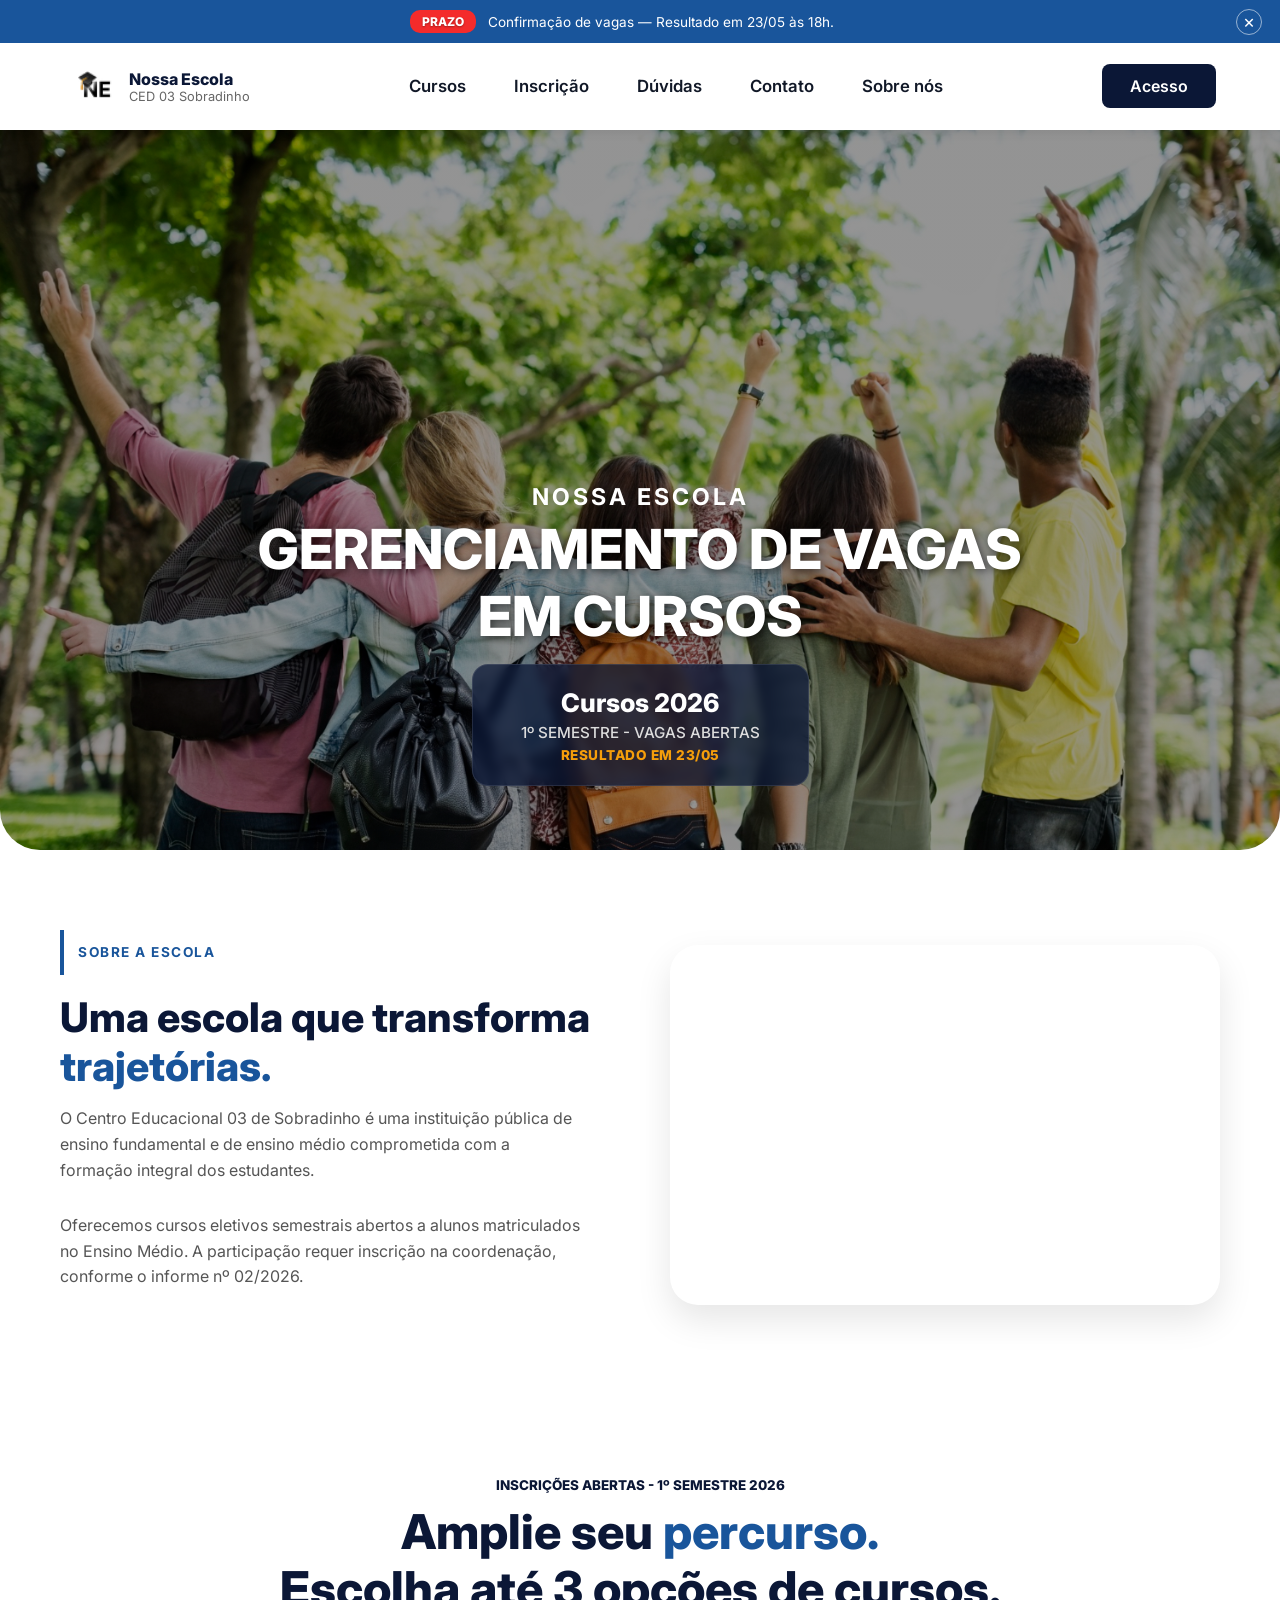
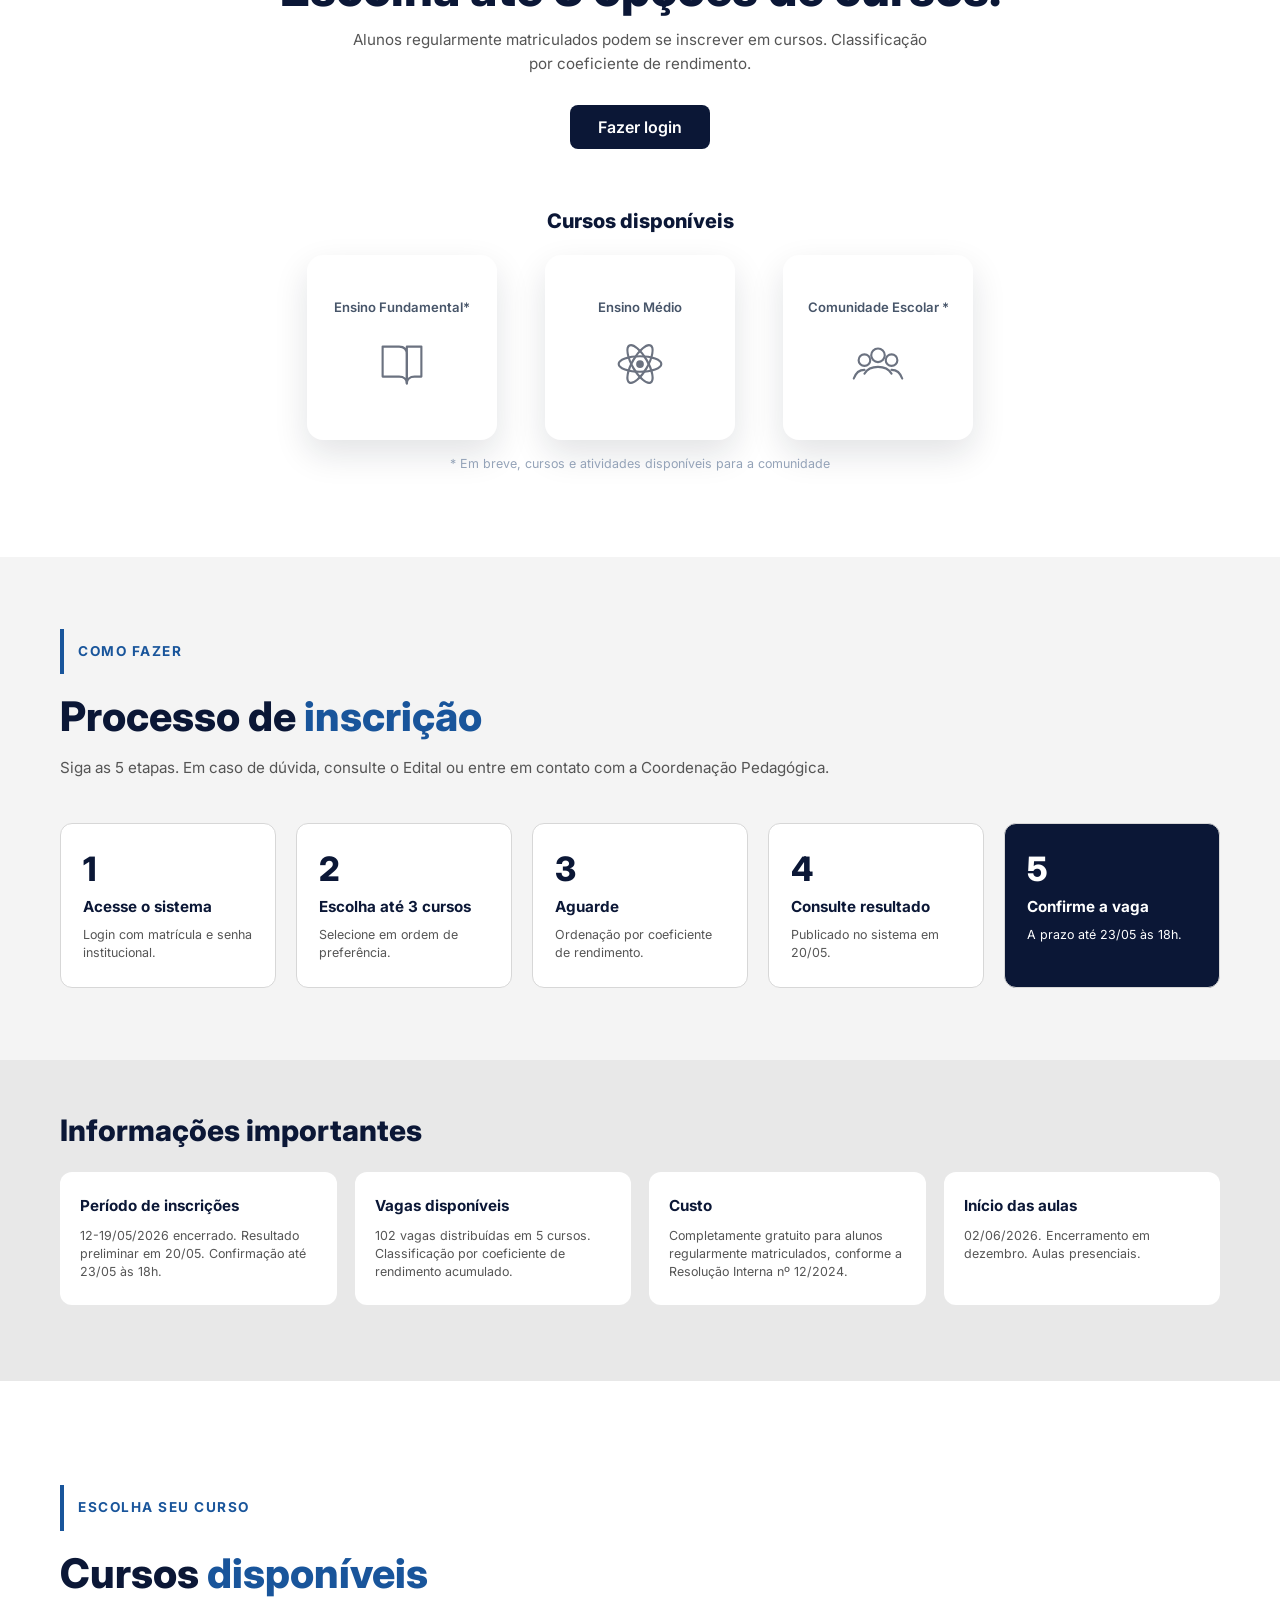
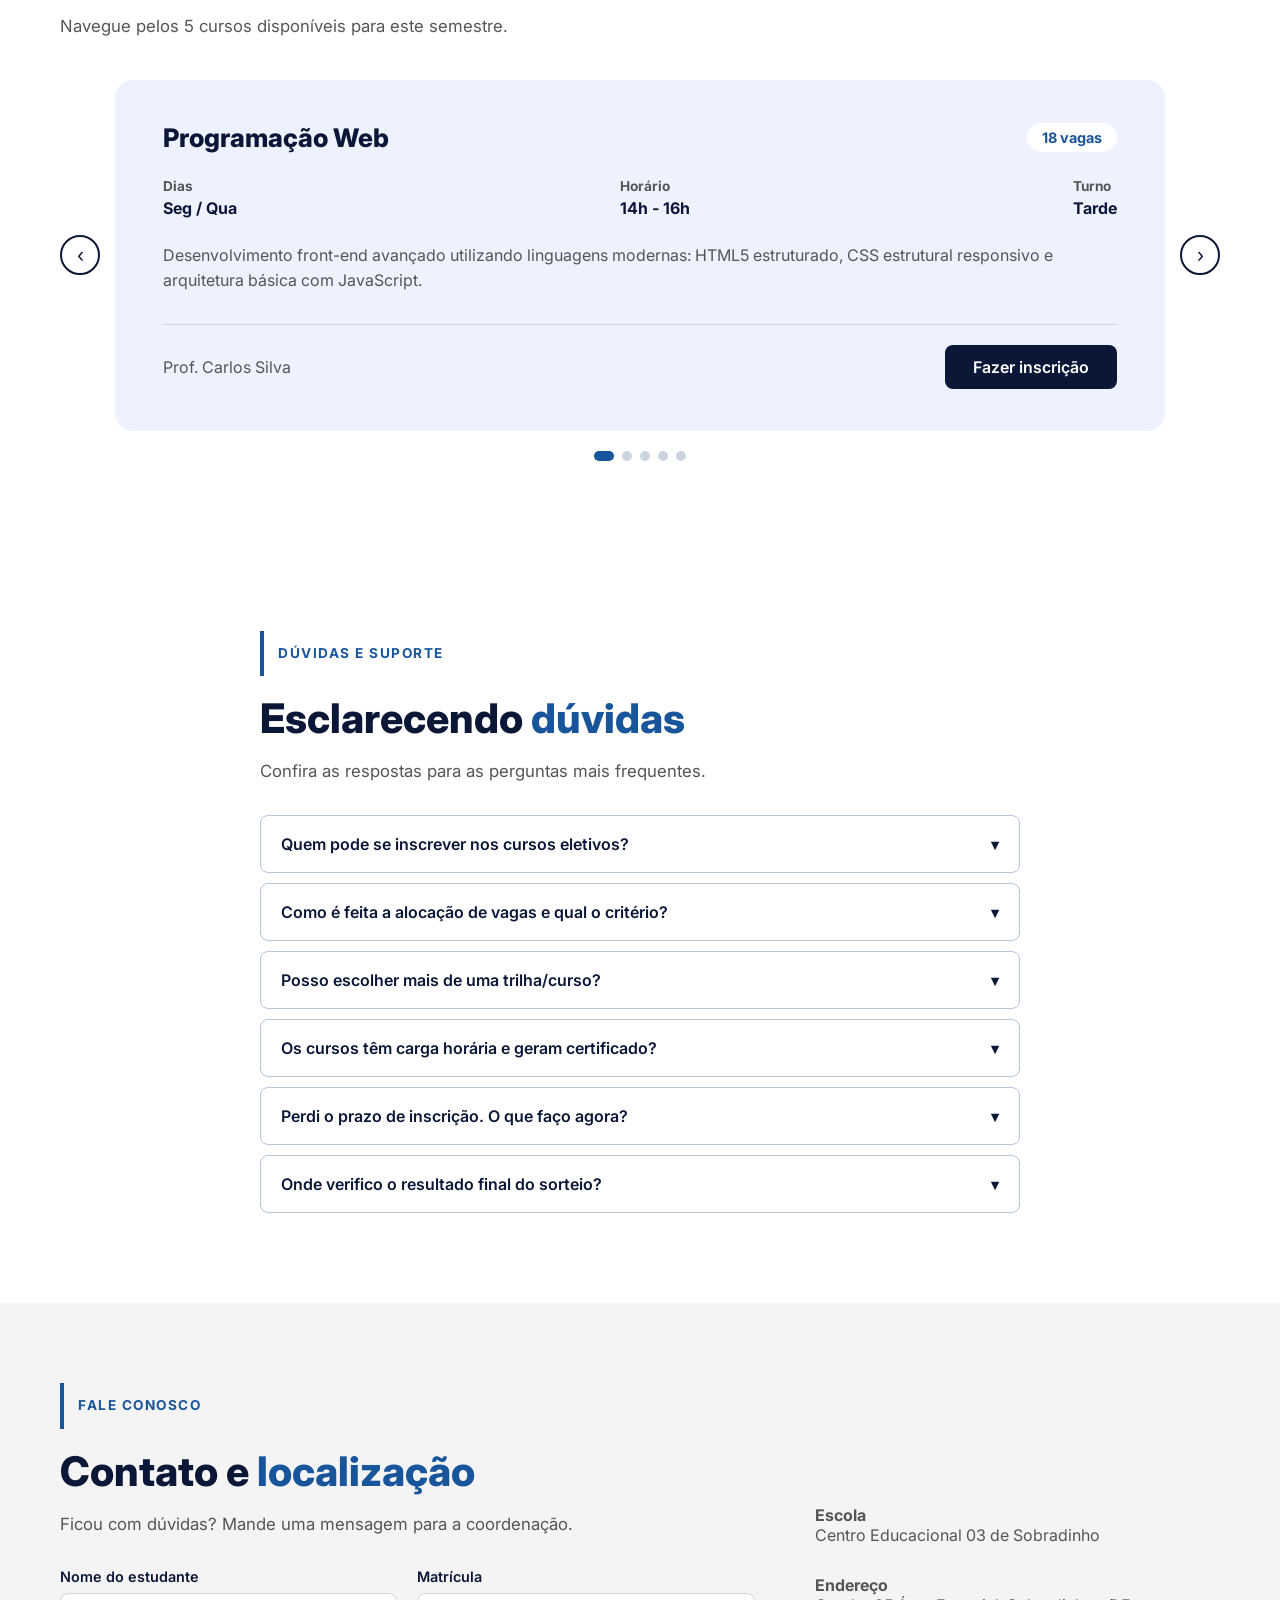
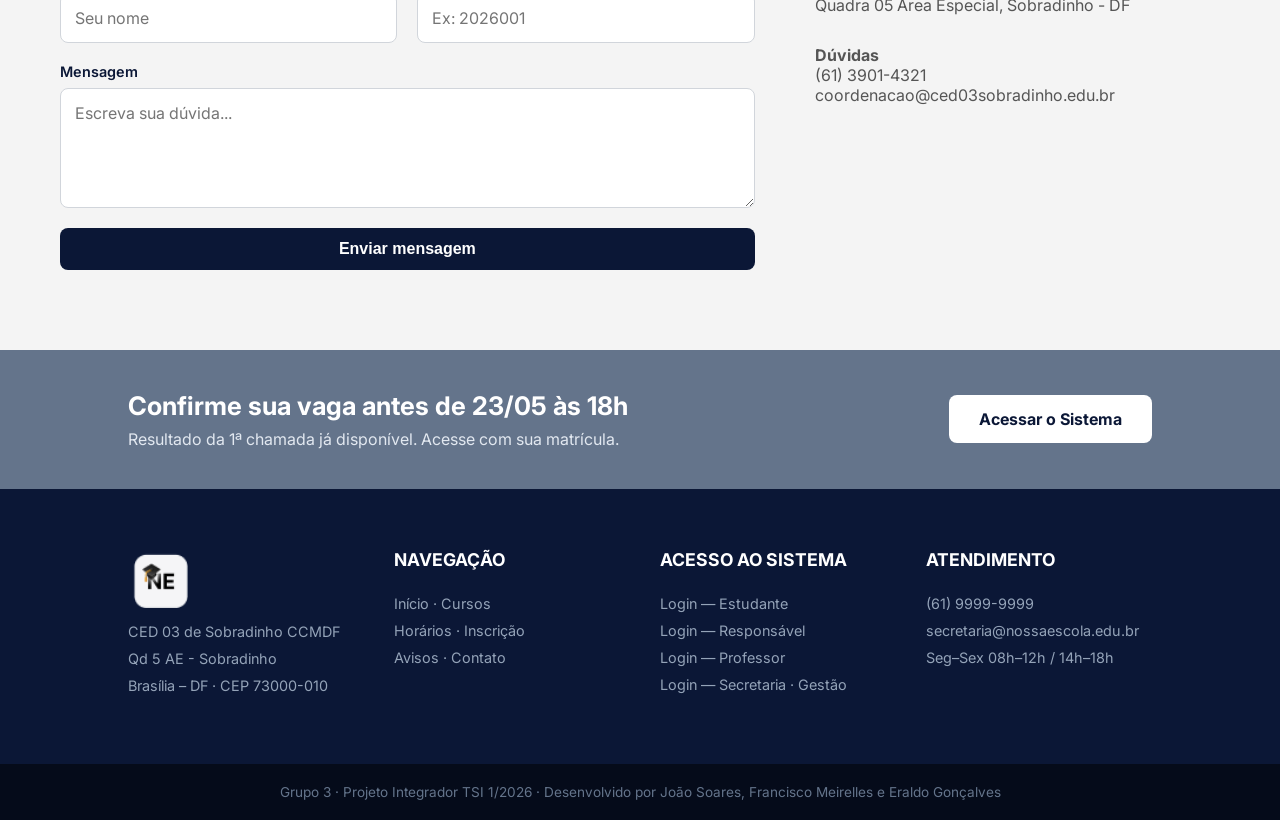
<file: index.html>
<!DOCTYPE html>
<html lang="pt-br">
<head>
    <meta charset="UTF-8">
    <meta name="viewport" content="width=device-width, initial-scale=1.0">
    <meta name="author" content="PI 2026 IFB - GRUPO 03">
    <meta name="description" content="Sistema de gerenciamento de vagas e cursos para educação básica">
    <title>Nossa Escola</title>
    <link rel="stylesheet" href="css/style.css">
</head>

<body>
    <input type="checkbox" id="fechar-aviso" class="aviso-check">
    <div id="aviso-topo">
        <span class="etiqueta-prazo">PRAZO</span>
        <span>Confirmação de vagas — Resultado em 23/05 às 18h.</span>
        <label for="fechar-aviso" class="aviso-fechar" aria-label="Fechar aviso">×</label>
    </div>

    <header>
        <nav class="navegacao-principal">
            <input type="checkbox" id="check-menu" class="menu-check">
            <div class="marca">
                <img src="img/logo.png" alt="Logo CED 03" class="marca-imagem">
                <div class="marca-texto">
                    <h1>Nossa Escola</h1>
                    <span>CED 03 Sobradinho</span>
                </div>
            </div>
            <div id="menu-principal" class="menu">
                <a href="#cursos">Cursos</a>
                <a href="#inscricao">Inscrição</a>
                <a href="#duvidas">Dúvidas</a>
                <a href="#contato">Contato</a>
                <a href="#sobre">Sobre nós</a>
                <a href="login.html" class="botao botao-primario botao-acesso-mobile">Acesso</a>
            </div>
            <div class="acoes-menu">
                <a href="login.html" class="botao botao-primario botao-acesso">Acesso</a>
                <label for="check-menu" id="botao-menu" aria-label="Abrir menu"><span></span></label>
            </div>
        </nav>
    </header>

    <section id="hero">
        <div class="container centralizado">
            <p class="hero-subtitulo">NOSSA ESCOLA</p>
            <h2 class="hero-titulo">GERENCIAMENTO DE VAGAS<br>EM CURSOS</h2>
            <div class="hero-card">
                <h3>Cursos 2026</h3>
                <p>1º SEMESTRE - VAGAS ABERTAS</p>
                <span class="hero-destaque">RESULTADO EM 23/05</span>
            </div>
        </div>
    </section>

    <main id="sobre" class="secao-padrao">
        <div class="container sobre-container">
            <div class="sobre-texto">
                <span class="etiqueta-azul">SOBRE A ESCOLA</span>
                <h2 class="titulo-secao">Uma escola que transforma <span class="titulo-azul">trajetórias.</span></h2>
                <p class="subtexto-secao">
                    O Centro Educacional 03 de Sobradinho é uma instituição pública de ensino fundamental
                    e de ensino médio comprometida com a formação integral dos estudantes.
                </p>
                <p class="subtexto-secao">
                    Oferecemos cursos eletivos semestrais abertos a alunos matriculados no Ensino Médio.
                    A participação requer inscrição na coordenação, conforme o informe nº 02/2026.
                </p>
            </div>
            <div class="sobre-carrossel">
                <div class="carrossel-container">
                    <img src="img/main-1.jpg" alt="Foto 1" class="carrossel-foto">
                    <img src="img/main-2.jpg" alt="Foto 2" class="carrossel-foto">
                    <img src="img/main-3.jpg" alt="Foto 3" class="carrossel-foto">
                    <img src="img/main-4.jpg" alt="Foto 4" class="carrossel-foto">
                </div>
            </div>
        </div>
    </main>

    <section id="inscricao" class="secao-padrao bloco-inscricao">
        <div class="container centralizado">
            <span class="etiqueta-centro">INSCRIÇÕES ABERTAS - 1º SEMESTRE 2026</span>
            <h2 class="titulo-secao">Amplie seu <span class="titulo-azul">percurso.</span><br>Escolha até 3 opções de cursos.</h2>
            <p class="subtexto-secao texto-inscricao">Alunos regularmente matriculados podem se inscrever em cursos. Classificação por coeficiente de rendimento.</p>

            <a href="login.html" class="botao botao-primario botao-chamada">Fazer login</a>

            <h3 class="titulo-menor">Cursos disponíveis</h3>

            <div class="mini-cursos">
                <article class="mini-card">
                    <span>Ensino Fundamental*</span>
                    <img src="img/icon-livro-dark.svg" alt="">
                </article>
                <article class="mini-card">
                    <span>Ensino Médio</span>
                    <img src="img/icon-atomo-dark.svg" alt="">
                </article>
                <article class="mini-card">
                    <span>Comunidade Escolar *</span>
                    <img src="img/icon-grupo-dark.svg" alt="">
                </article>
            </div>

            <p class="nota-mini">* Em breve, cursos e atividades disponíveis para a comunidade</p>
        </div>
    </section>

    <section class="secao-padrao bloco-processo">
        <div class="container">
            <span class="etiqueta-azul">COMO FAZER</span>
            <h2 class="titulo-secao">Processo de <span class="titulo-azul">inscrição</span></h2>
            <p class="subtexto-secao texto-processo">Siga as 5 etapas. Em caso de dúvida, consulte o Edital ou entre em contato com a Coordenação Pedagógica.</p>

            <div class="grade-cards cards-esquerda">
                <div class="card-padrao">
                    <div class="numero-passo">1</div>
                    <h4>Acesse o sistema</h4>
                    <p>Login com matrícula e senha institucional.</p>
                </div>
                <div class="card-padrao">
                    <div class="numero-passo">2</div>
                    <h4>Escolha até 3 cursos</h4>
                    <p>Selecione em ordem de preferência.</p>
                </div>
                <div class="card-padrao">
                    <div class="numero-passo">3</div>
                    <h4>Aguarde</h4>
                    <p>Ordenação por coeficiente de rendimento.</p>
                </div>
                <div class="card-padrao">
                    <div class="numero-passo">4</div>
                    <h4>Consulte resultado</h4>
                    <p>Publicado no sistema em 20/05.</p>
                </div>
                <div class="card-padrao passo-destaque">
                    <div class="numero-passo">5</div>
                    <h4>Confirme a vaga</h4>
                    <p>A prazo até 23/05 às 18h.</p>
                </div>
            </div>
        </div>
    </section>

    <section class="info-importante">
        <div class="container">
            <h2 class="titulo-info">Informações importantes</h2>
            <div class="grade-info">
                <article class="card-info">
                    <h3>Período de inscrições</h3>
                    <p>12-19/05/2026 encerrado. Resultado preliminar em 20/05. Confirmação até 23/05 às 18h.</p>
                </article>
                <article class="card-info">
                    <h3>Vagas disponíveis</h3>
                    <p>102 vagas distribuídas em 5 cursos. Classificação por coeficiente de rendimento acumulado.</p>
                </article>
                <article class="card-info">
                    <h3>Custo</h3>
                    <p>Completamente gratuito para alunos regularmente matriculados, conforme a Resolução Interna nº 12/2024.</p>
                </article>
                <article class="card-info">
                    <h3>Início das aulas</h3>
                    <p>02/06/2026. Encerramento em dezembro. Aulas presenciais.</p>
                </article>
            </div>
        </div>
    </section>

    <section id="cursos" class="secao-padrao">
        <div class="container">
            <span class="etiqueta-azul">ESCOLHA SEU CURSO</span>
            <h2 class="titulo-secao">Cursos <span class="titulo-azul">disponíveis</span></h2>
            <p class="subtexto-secao">Navegue pelos 5 cursos disponíveis para este semestre.</p>

            

            <div class="carrossel-cursos">
                <input type="radio" name="slider" id="slide-1" checked>
                <input type="radio" name="slider" id="slide-2">
                <input type="radio" name="slider" id="slide-3">
                <input type="radio" name="slider" id="slide-4">
                <input type="radio" name="slider" id="slide-5">

                <div class="carrossel-cards">
                    <div class="carrossel-envoltorio">
                        <label for="slide-5" class="botao-seta" aria-label="Curso anterior">‹</label>
                        <div class="card-detalhe-curso">
                            <div class="topo-card-curso">
                                <h3>Programação Web</h3>
                                <span class="etiqueta-vagas">18 vagas</span>
                            </div>
                            <div class="grade-dados-curso">
                                <div class="item-dado"><span>Dias</span><strong>Seg / Qua</strong></div>
                                <div class="item-dado"><span>Horário</span><strong>14h - 16h</strong></div>
                                <div class="item-dado"><span>Turno</span><strong>Tarde</strong></div>
                            </div>
                            <p class="descricao-curso">Desenvolvimento front-end avançado utilizando linguagens modernas: HTML5 estruturado, CSS estrutural responsivo e arquitetura básica com JavaScript.</p>
                            <div class="rodape-card-curso">
                                <span>Prof. Carlos Silva</span>
                                <a href="login.html" class="botao botao-primario">Fazer inscrição</a>
                            </div>
                        </div>
                        <label for="slide-2" class="botao-seta" aria-label="Proximo curso">›</label>
                    </div>

                    <div class="carrossel-envoltorio">
                        <label for="slide-1" class="botao-seta" aria-label="Curso anterior">‹</label>
                        <div class="card-detalhe-curso">
                            <div class="topo-card-curso">
                                <h3>Matemática Avançada</h3>
                                <span class="etiqueta-vagas">25 vagas</span>
                            </div>
                            <div class="grade-dados-curso">
                                <div class="item-dado"><span>Dias</span><strong>Seg / Qua</strong></div>
                                <div class="item-dado"><span>Horário</span><strong>14h - 16h</strong></div>
                                <div class="item-dado"><span>Turno</span><strong>Tarde</strong></div>
                            </div>
                            <p class="descricao-curso">Curso de matemática para alunos do ensino médio com foco em preparação para vestibulares.</p>
                            <div class="rodape-card-curso">
                                <span>Prof. Carlos Silva</span>
                                <a href="login.html" class="botao botao-primario">Fazer inscrição</a>
                            </div>
                        </div>
                        <label for="slide-3" class="botao-seta" aria-label="Proximo curso">›</label>
                    </div>

                    <div class="carrossel-envoltorio">
                        <label for="slide-2" class="botao-seta" aria-label="Curso anterior">‹</label>
                        <div class="card-detalhe-curso">
                            <div class="topo-card-curso">
                                <h3>Português e Redação</h3>
                                <span class="etiqueta-vagas">25 vagas</span>
                            </div>
                            <div class="grade-dados-curso">
                                <div class="item-dado"><span>Dias</span><strong>Ter / Qui</strong></div>
                                <div class="item-dado"><span>Horário</span><strong>10h - 12h</strong></div>
                                <div class="item-dado"><span>Turno</span><strong>Manhã</strong></div>
                            </div>
                            <p class="descricao-curso">Aperfeiçoamento em língua portuguesa e técnicas de redação dissertativa.</p>
                            <div class="rodape-card-curso">
                                <span>Prof. Ana Santos</span>
                                <a href="login.html" class="botao botao-primario">Fazer inscrição</a>
                            </div>
                        </div>
                        <label for="slide-4" class="botao-seta" aria-label="Proximo curso">›</label>
                    </div>

                    <div class="carrossel-envoltorio">
                        <label for="slide-3" class="botao-seta" aria-label="Curso anterior">‹</label>
                        <div class="card-detalhe-curso">
                            <div class="topo-card-curso">
                                <h3>Química Experimental</h3>
                                <span class="etiqueta-vagas">20 vagas</span>
                            </div>
                            <div class="grade-dados-curso">
                                <div class="item-dado"><span>Dias</span><strong>Sex</strong></div>
                                <div class="item-dado"><span>Horário</span><strong>14h - 17h</strong></div>
                                <div class="item-dado"><span>Turno</span><strong>Tarde</strong></div>
                            </div>
                            <p class="descricao-curso">Curso prático de química com experimentos laboratoriais e atividades orientadas.</p>
                            <div class="rodape-card-curso">
                                <span>Prof. Roberto Lima</span>
                                <a href="login.html" class="botao botao-primario">Fazer inscrição</a>
                            </div>
                        </div>
                        <label for="slide-5" class="botao-seta" aria-label="Proximo curso">›</label>
                    </div>

                    <div class="carrossel-envoltorio">
                        <label for="slide-4" class="botao-seta" aria-label="Curso anterior">‹</label>
                        <div class="card-detalhe-curso">
                            <div class="topo-card-curso">
                                <h3>História do Brasil</h3>
                                <span class="etiqueta-vagas">30 vagas</span>
                            </div>
                            <div class="grade-dados-curso">
                                <div class="item-dado"><span>Dias</span><strong>Seg / Qua</strong></div>
                                <div class="item-dado"><span>Horário</span><strong>10h - 12h</strong></div>
                                <div class="item-dado"><span>Turno</span><strong>Manhã</strong></div>
                            </div>
                            <p class="descricao-curso">Estudo aprofundado da história brasileira do período colonial à atualidade.</p>
                            <div class="rodape-card-curso">
                                <span>Prof. Mariana Costa</span>
                                <a href="login.html" class="botao botao-primario">Fazer inscrição</a>
                            </div>
                        </div>
                        <label for="slide-1" class="botao-seta" aria-label="Proximo curso">›</label>
                    </div>
                </div>

                <div class="pontos-carrossel">
                    <label for="slide-1" class="ponto"></label>
                    <label for="slide-2" class="ponto"></label>
                    <label for="slide-3" class="ponto"></label>
                    <label for="slide-4" class="ponto"></label>
                    <label for="slide-5" class="ponto"></label>
                </div>
            </div>
        </div>
    </section>

    <section id="duvidas" class="secao-padrao fundo-branco">
        <div class="container-pequeno">
            <span class="etiqueta-azul">DÚVIDAS E SUPORTE</span>
            <h2 class="titulo-secao">Esclarecendo <span class="titulo-azul">dúvidas</span></h2>
            <p class="subtexto-secao">Confira as respostas para as perguntas mais frequentes.</p>

            <div class="sanfona-container">
                <details class="sanfona-item">
                    <summary class="sanfona-pergunta">Quem pode se inscrever nos cursos eletivos?</summary>
                    <p class="sanfona-resposta">Apenas alunos regularmente matriculados no Ensino Médio da nossa escola. Estudantes do Ensino Fundamental ou de outras instituições não são elegíveis nesta fase do edital.</p>
                </details>
                <details class="sanfona-item">
                    <summary class="sanfona-pergunta">Como é feita a alocação de vagas e qual o critério?</summary>
                    <p class="sanfona-resposta">A alocação prioriza a ordem de interesse e o rendimento escolar. Caso o número de inscritos supere as vagas de uma turma, o desempate será realizado através de um sorteio eletrônico auditável e transparente.</p>
                </details>
                <details class="sanfona-item">
                    <summary class="sanfona-pergunta">Posso escolher mais de uma trilha/curso?</summary>
                    <p class="sanfona-resposta">Sim. O sistema permite que você selecione até 3 opções distintas, classificando-as em 1ª, 2ª e 3ª opção. Isso aumenta significativamente suas chances de alocação caso sua primeira escolha atinja a capacidade máxima.</p>
                </details>
                <details class="sanfona-item">
                    <summary class="sanfona-pergunta">Os cursos têm carga horária e geram certificado?</summary>
                    <p class="sanfona-resposta">Sim, todos os cursos ofertados possuem carga horária registrada. O certificado será emitido ao final do semestre e anexado ao histórico escolar, exigindo frequência mínima de 75% e nota média superior a 5,0.</p>
                </details>
                <details class="sanfona-item">
                    <summary class="sanfona-pergunta">Perdi o prazo de inscrição. O que faço agora?</summary>
                    <p class="sanfona-resposta">As inscrições fora do prazo estipulado no Edital nº 02/2026 só poderão ser realizadas diretamente na Secretaria da escola, mediante abertura de requerimento e análise da existência de vagas residuais.</p>
                </details>
                <details class="sanfona-item">
                    <summary class="sanfona-pergunta">Onde verifico o resultado final do sorteio?</summary>
                    <p class="sanfona-resposta">O resultado oficial será publicado neste mesmo portal no dia 23/05 às 18h. Você poderá realizar o login no sistema com sua matrícula para verificar em qual curso foi alocado.</p>
                </details>
            </div>
        </div>
    </section>

    <section id="contato" class="secao-padrao">
        <div class="container layout-contato">
            <div class="area-formulario">
                <span class="etiqueta-azul">FALE CONOSCO</span>
                <h2 class="titulo-secao">Contato e <span class="titulo-azul">localização</span></h2>
                <p class="subtexto-secao">Ficou com dúvidas? Mande uma mensagem para a coordenação.</p>

                <form class="formulario-contato">
                    <div class="linha-formulario">
                        <div class="grupo-campo"><label>Nome do estudante</label><input type="text" placeholder="Seu nome"></div>
                        <div class="grupo-campo"><label>Matrícula</label><input type="text" placeholder="Ex: 2026001"></div>
                    </div>
                    <div class="grupo-campo"><label>Mensagem</label><textarea placeholder="Escreva sua dúvida..."></textarea></div>
                    <button type="button" class="botao botao-primario botao-enviar">Enviar mensagem</button>
                </form>
            </div>

            <div class="area-informacoes">
                <div class="info-bloco"><h4>Escola</h4><p>Centro Educacional 03 de Sobradinho</p></div>
                <div class="info-bloco"><h4>Endereço</h4><p>Quadra 05 Área Especial, Sobradinho - DF</p></div>
                <div class="info-bloco"><h4>Dúvidas</h4><p>(61) 3901-4321<br>coordenacao@ced03sobradinho.edu.br</p></div>
            </div>
        </div>
    </section>

    <footer>
        <div class="pre-rodape">
            <p class="pre-rodape-titulo">Confirme sua vaga antes de 23/05 às 18h</p>
            <a class="botao-sistema" href="login.html">Acessar o Sistema</a>
            <p class="pre-rodape-subtitulo">Resultado da 1ª chamada já disponível. Acesse com sua matrícula.</p>
        </div>

        <div class="grade-rodape">
            <div class="coluna-rodape">
                <a href="#" class="link-rodape">
                    <img src="img/logo.png" alt="Logo CED 03">
                    <p>CED 03 de Sobradinho CCMDF</p>
                    <p>Qd 5 AE - Sobradinho</p>
                    <p>Brasília – DF · CEP 73000-010</p>
                </a>
            </div>
            <div class="coluna-rodape">
                <h3>NAVEGAÇÃO</h3><br>
                <p>Início · Cursos</p>
                <p>Horários · Inscrição</p>
                <p>Avisos · Contato</p>
            </div>
            <div class="coluna-rodape">
                <h3>ACESSO AO SISTEMA</h3><br>
                <p>Login — Estudante</p>
                <p>Login — Responsável</p>
                <p>Login — Professor</p>
                <p>Login — Secretaria · Gestão</p>
            </div>
            <div class="coluna-rodape">
                <h3>ATENDIMENTO</h3><br>
                <p>(61) 9999-9999</p>
                <p>secretaria@nossaescola.edu.br</p>
                <p>Seg–Sex 08h–12h / 14h–18h</p>
            </div>
        </div>

        <div class="pos-rodape">
            <p>Grupo 3 · Projeto Integrador TSI 1/2026 · Desenvolvido por João Soares, Francisco Meirelles e Eraldo Gonçalves</p>
        </div>
    </footer>
    <script>
        const observadorAnimacao = new IntersectionObserver((entradas) => {
            entradas.forEach((entrada) => {
                if (entrada.isIntersecting) {
                    entrada.target.classList.add('apareceu');
                    observadorAnimacao.unobserve(entrada.target);
                }
            });
        }, { threshold: 0.35 });

        document.querySelectorAll('.etiqueta-azul, .etiqueta-centro, .titulo-secao, .titulo-info').forEach((titulo) => {
            titulo.classList.add('revelar-scroll');
            observadorAnimacao.observe(titulo);
        });
    </script>
</body>
</html>
</file>
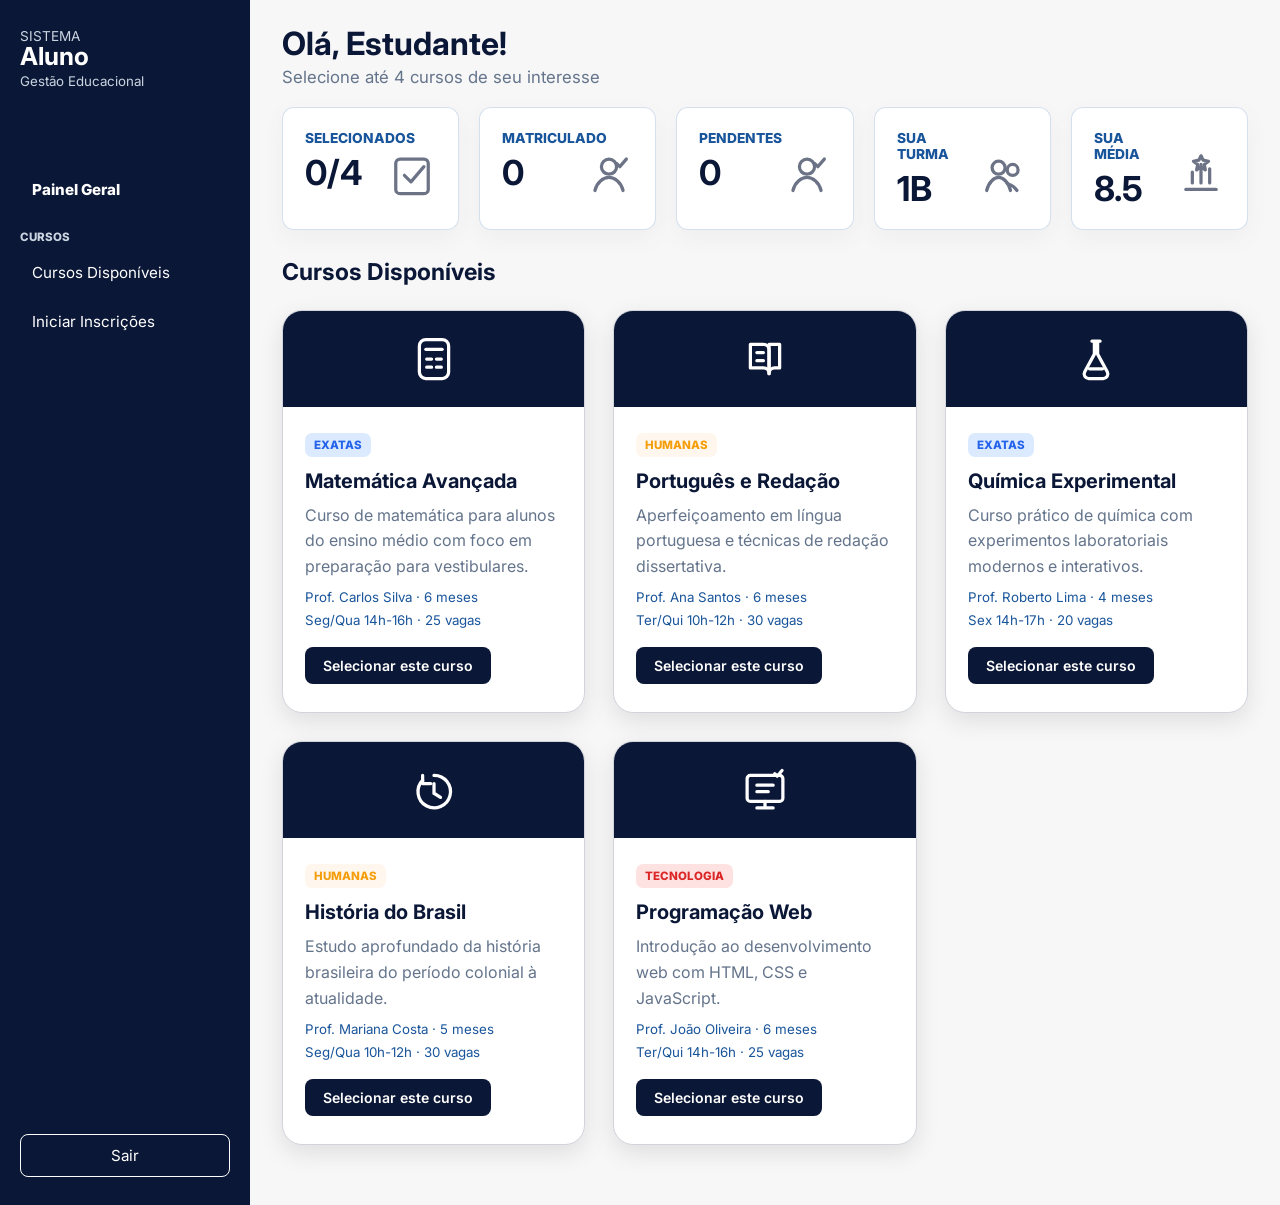
<file: aluno.html>
<!DOCTYPE html>
<html lang="pt-br">
<head>
    <meta charset="UTF-8">
    <meta name="viewport" content="width=device-width, initial-scale=1.0">
    <title>Área do Aluno - Nossa Escola</title>
    <link rel="stylesheet" href="css/style.css">
</head>
<body class="corpo-painel">

    <aside class="painel-lateral">
        <div class="painel-marca">
            <span>Sistema</span>
            <strong>Aluno</strong>
            <small>Gestão Educacional</small>
        </div>

        <input type="checkbox" id="check-painel" class="painel-menu-check">
        <label for="check-painel" class="painel-botao-menu"><span></span></label>

        <nav class="painel-menu">
            <a href="#" class="ativo">Painel Geral</a>
            <span>Cursos</span>
            <a href="#cursos-aluno">Cursos Disponíveis</a>
            <a href="#resumo-aluno">Iniciar Inscrições</a>
        </nav>

        <a href="login.html" class="painel-sair">Sair</a>
    </aside>

    <main class="painel-principal painel-principal-aluno">
        <section class="painel-topo" id="resumo-aluno">
            <div>
                <h1>Olá, Estudante!</h1>
                <p>Selecione até 4 cursos de seu interesse</p>
            </div>
        </section>

        <section class="painel-indicadores">
            <div class="indicador">
                <span>Selecionados</span>
                <strong>0/4</strong>
                <img class="indicador-icone" src="img/icon-card-selecionados.svg" alt="">
            </div>
            <div class="indicador">
                <span>Matriculado</span>
                <strong>0</strong>
                <img class="indicador-icone" src="img/icon-card-matriculado.svg" alt="">
            </div>
            <div class="indicador">
                <span>Pendentes</span>
                <strong>0</strong>
                <img class="indicador-icone" src="img/icon-card-matriculado.svg" alt="">
            </div>
            <div class="indicador">
                <span>Sua turma</span>
                <strong>1B</strong>
                <img class="indicador-icone" src="img/icon-card-turma.svg" alt="">
            </div>
            <div class="indicador">
                <span>Sua média</span>
                <strong>8.5</strong>
                <img class="indicador-icone" src="img/icon-card-media.svg" alt="">
            </div>
        </section>

        <section id="cursos-aluno">
            <h2 class="painel-titulo">Cursos Disponíveis</h2>

            <div class="painel-cards">
                <article class="curso-card">
                    <div class="curso-icone"><img src="img/icon-calculadora.svg" alt=""></div>
                    <div class="curso-conteudo">
                        <span class="etiqueta-categoria fundo-azul">Exatas</span>
                        <h3>Matemática Avançada</h3>
                        <p>Curso de matemática para alunos do ensino médio com foco em preparação para vestibulares.</p>
                        <small>Prof. Carlos Silva · 6 meses</small>
                        <small>Seg/Qua 14h-16h · 25 vagas</small>
                        <a href="#" class="botao botao-primario botao-curso">Selecionar este curso</a>
                    </div>
                </article>

                <article class="curso-card">
                    <div class="curso-icone"><img src="img/icon-livro.svg" alt=""></div>
                    <div class="curso-conteudo">
                        <span class="etiqueta-categoria fundo-laranja">Humanas</span>
                        <h3>Português e Redação</h3>
                        <p>Aperfeiçoamento em língua portuguesa e técnicas de redação dissertativa.</p>
                        <small>Prof. Ana Santos · 6 meses</small>
                        <small>Ter/Qui 10h-12h · 30 vagas</small>
                        <a href="#" class="botao botao-primario botao-curso">Selecionar este curso</a>
                    </div>
                </article>

                <article class="curso-card">
                    <div class="curso-icone"><img src="img/icon-quimica.svg" alt=""></div>
                    <div class="curso-conteudo">
                        <span class="etiqueta-categoria fundo-azul">Exatas</span>
                        <h3>Química Experimental</h3>
                        <p>Curso prático de química com experimentos laboratoriais modernos e interativos.</p>
                        <small>Prof. Roberto Lima · 4 meses</small>
                        <small>Sex 14h-17h · 20 vagas</small>
                        <a href="#" class="botao botao-primario botao-curso">Selecionar este curso</a>
                    </div>
                </article>

                <article class="curso-card">
                    <div class="curso-icone"><img src="img/icon-historia.svg" alt=""></div>
                    <div class="curso-conteudo">
                        <span class="etiqueta-categoria fundo-laranja">Humanas</span>
                        <h3>História do Brasil</h3>
                        <p>Estudo aprofundado da história brasileira do período colonial à atualidade.</p>
                        <small>Prof. Mariana Costa · 5 meses</small>
                        <small>Seg/Qua 10h-12h · 30 vagas</small>
                        <a href="#" class="botao botao-primario botao-curso">Selecionar este curso</a>
                    </div>
                </article>

                <article class="curso-card">
                    <div class="curso-icone"><img src="img/icon-web.svg" alt=""></div>
                    <div class="curso-conteudo">
                        <span class="etiqueta-categoria fundo-vermelho">Tecnologia</span>
                        <h3>Programação Web</h3>
                        <p>Introdução ao desenvolvimento web com HTML, CSS e JavaScript.</p>
                        <small>Prof. João Oliveira · 6 meses</small>
                        <small>Ter/Qui 14h-16h · 25 vagas</small>
                        <a href="#" class="botao botao-primario botao-curso">Selecionar este curso</a>
                    </div>
                </article>
            </div>
        </section>
    </main>

</body>
</html>
</file>
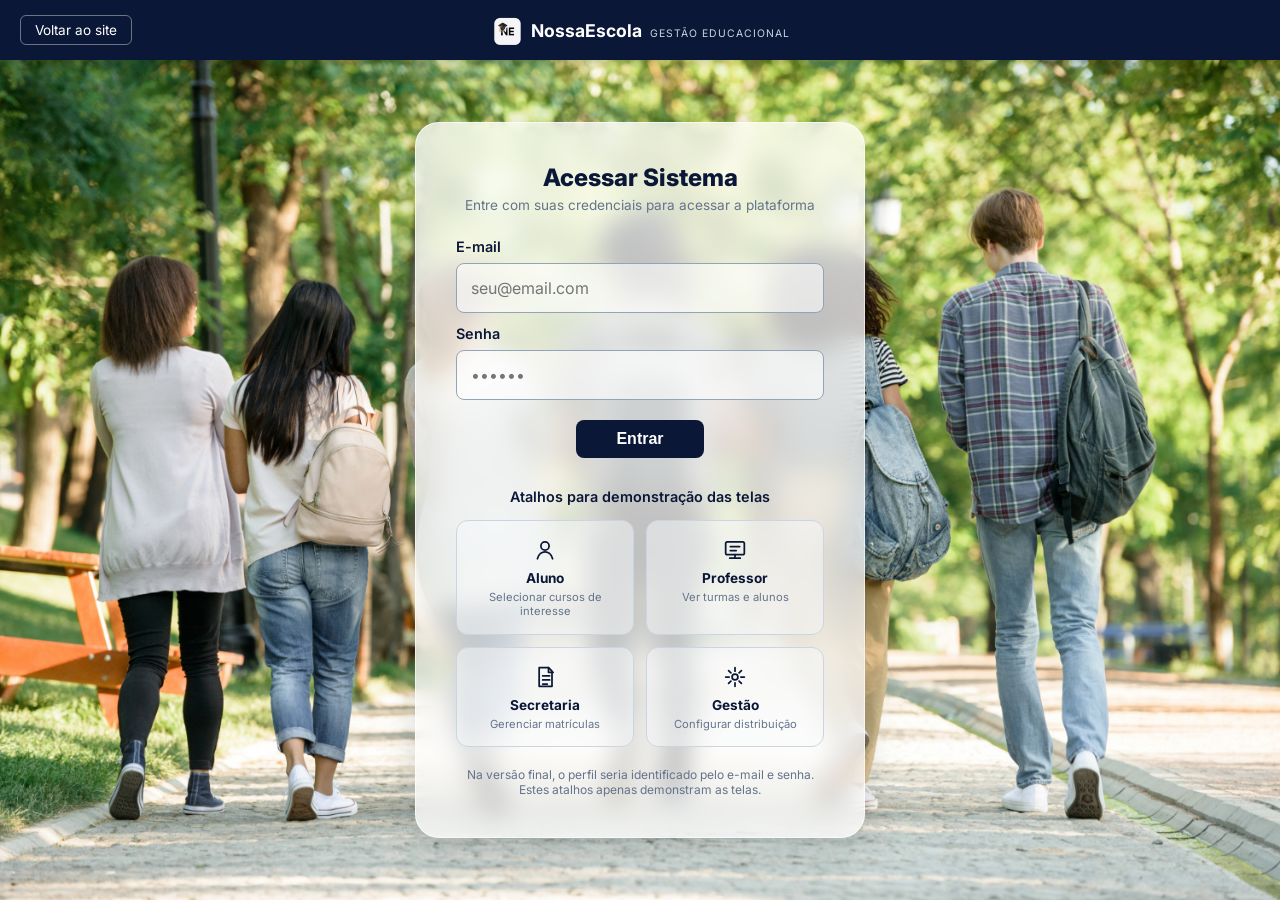
<file: login.html>
<!DOCTYPE html>
<html lang="pt-br">
<head>
    <meta charset="UTF-8">
    <meta name="viewport" content="width=device-width, initial-scale=1.0">
    <title>Acesso ao Sistema - Nossa Escola</title>
    <link rel="stylesheet" href="css/style.css">
</head>
<body>

    <header class="cabecalho-login">
        <a href="index.html" class="botao-voltar">Voltar ao site</a>
        <div class="marca-login">
            <img src="img/logo.png" alt="Logo" width="30">
            <h1>NossaEscola <small>GESTÃO EDUCACIONAL</small></h1>
        </div>
    </header>

    <main class="fundo-login">
        <div class="card-login">
            <h2>Acessar Sistema</h2>
            <p class="subtitulo-login">Entre com suas credenciais para acessar a plataforma</p>

            <form class="formulario-login" action="#" method="POST">
                <div class="grupo-campo">
                    <label for="email">E-mail</label>
                    <input type="email" id="email" placeholder="seu@email.com" required>
                </div>
                <div class="grupo-campo">
                    <label for="senha">Senha</label>
                    <input type="password" id="senha" placeholder="••••••" required>
                </div>
                <button type="submit" class="botao botao-primario botao-entrar">Entrar</button>
            </form>

            <div class="secao-demo">
                <p class="titulo-demo">Atalhos para demonstração das telas</p>
                <div class="grade-demo">
                    <a href="aluno.html" class="card-demo">
                        <img src="img/icon-aluno.svg" alt="">
                        <strong>Aluno</strong>
                        <span>Selecionar cursos de interesse</span>
                    </a>
                    <button type="button" class="card-demo">
                        <img src="img/icon-professor.svg" alt="">
                        <strong>Professor</strong>
                        <span>Ver turmas e alunos</span>
                    </button>
                    <a href="secretaria.html" class="card-demo">
                        <img src="img/icon-secretaria.svg" alt="">
                        <strong>Secretaria</strong>
                        <span>Gerenciar matrículas</span>
                    </a>
                    <button type="button" class="card-demo">
                        <img src="img/icon-gestao.svg" alt="">
                        <strong>Gestão</strong>
                        <span>Configurar distribuição</span>
                    </button>
                </div>
                <p class="rodape-demo">Na versão final, o perfil seria identificado pelo e-mail e senha. Estes atalhos apenas demonstram as telas.</p>
            </div>
        </div>
    </main>

</body>
</html>
</file>
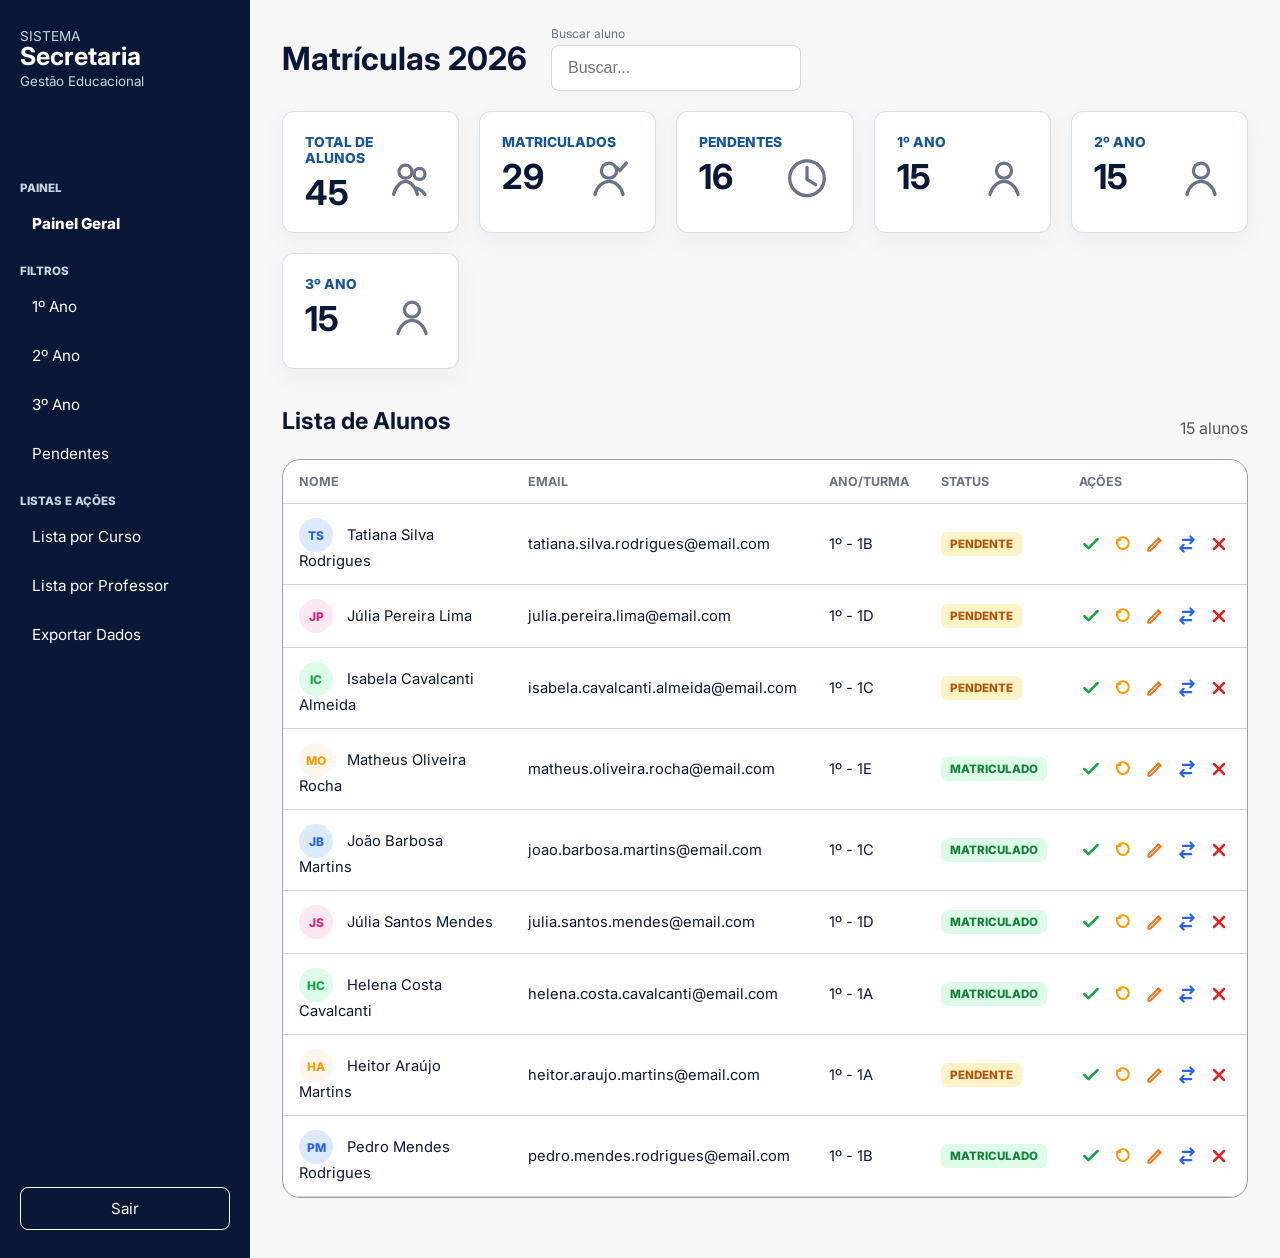
<file: secretaria.html>
<!DOCTYPE html>
<html lang="pt-br">
<head>
    <meta charset="UTF-8">
    <meta name="viewport" content="width=device-width, initial-scale=1.0">
    <title>Secretaria - Nossa Escola</title>
    <link rel="stylesheet" href="css/style.css">
</head>
<body class="corpo-painel">

    <aside class="painel-lateral">
        <div class="painel-marca">
            <span>Sistema</span>
            <strong>Secretaria</strong>
            <small>Gestão Educacional</small>
        </div>

        <input type="checkbox" id="check-painel" class="painel-menu-check">
        <label for="check-painel" class="painel-botao-menu"><span></span></label>

        <nav class="painel-menu">
            <span>Painel</span>
            <a href="#" class="ativo">Painel Geral</a>
            <span>Filtros</span>
            <a href="#">1º Ano</a>
            <a href="#">2º Ano</a>
            <a href="#">3º Ano</a>
            <a href="#">Pendentes</a>
            <span>Listas e ações</span>
            <a href="#">Lista por Curso</a>
            <a href="#">Lista por Professor</a>
            <a href="#">Exportar Dados</a>
        </nav>

        <a href="login.html" class="painel-sair">Sair</a>
    </aside>

    <main class="painel-principal">
        <section class="painel-topo topo-secretaria">
            <div>
                <h1>Matrículas 2026</h1>
            </div>
            <form class="formulario-busca">
                <label for="busca">Buscar aluno</label>
                <input type="search" id="busca" placeholder="Buscar...">
            </form>
        </section>

        <section class="painel-indicadores">
            <div class="indicador">
                <span>Total de Alunos</span>
                <strong>45</strong>
                <img class="indicador-icone" src="img/icon-card-alunos.svg" alt="">
            </div>
            <div class="indicador">
                <span>Matriculados</span>
                <strong>29</strong>
                <img class="indicador-icone" src="img/icon-card-matriculado.svg" alt="">
            </div>
            <div class="indicador">
                <span>Pendentes</span>
                <strong>16</strong>
                <img class="indicador-icone" src="img/icon-card-pendentes.svg" alt="">
            </div>
            <div class="indicador">
                <span>1º Ano</span>
                <strong>15</strong>
                <img class="indicador-icone" src="img/icon-card-1ano.svg" alt="">
            </div>
            <div class="indicador">
                <span>2º Ano</span>
                <strong>15</strong>
                <img class="indicador-icone" src="img/icon-card-1ano.svg" alt="">
            </div>
            <div class="indicador">
                <span>3º Ano</span>
                <strong>15</strong>
                <img class="indicador-icone" src="img/icon-card-1ano.svg" alt="">
            </div>
        </section>

        <section class="lista-alunos">
            <div class="topo-lista">
                <h2 class="painel-titulo">Lista de Alunos</h2>
                <span>15 alunos</span>
            </div>

            <div class="caixa-tabela">
                <table>
                    <thead>
                        <tr>
                            <th>Nome</th>
                            <th>Email</th>
                            <th>Ano/Turma</th>
                            <th>Status</th>
                            <th>Ações</th>
                        </tr>
                    </thead>
                    <tbody>
                        <tr>
                            <td><span class="avatar fundo-azul">TS</span> Tatiana Silva Rodrigues</td>
                            <td>tatiana.silva.rodrigues@email.com</td>
                            <td>1º - 1B</td>
                            <td><span class="etiqueta-status pendente">Pendente</span></td>
                            <td><span class="acoes-texto"><a class="acao-botao salvar" href="#" title="Salvar"><img src="img/icon-acao-salvar.svg" alt="Salvar"></a><a class="acao-botao limpar" href="#" title="Limpar"><img src="img/icon-acao-limpar.svg" alt="Limpar"></a><a class="acao-botao editar" href="#" title="Editar"><img src="img/icon-acao-editar.svg" alt="Editar"></a><a class="acao-botao transferir" href="#" title="Transferir"><img src="img/icon-acao-transferir.svg" alt="Transferir"></a><a class="acao-botao excluir" href="#" title="Excluir"><img src="img/icon-acao-excluir.svg" alt="Excluir"></a></span></td>
                        </tr>
                        <tr>
                            <td><span class="avatar fundo-rosa">JP</span> Júlia Pereira Lima</td>
                            <td>julia.pereira.lima@email.com</td>
                            <td>1º - 1D</td>
                            <td><span class="etiqueta-status pendente">Pendente</span></td>
                            <td><span class="acoes-texto"><a class="acao-botao salvar" href="#" title="Salvar"><img src="img/icon-acao-salvar.svg" alt="Salvar"></a><a class="acao-botao limpar" href="#" title="Limpar"><img src="img/icon-acao-limpar.svg" alt="Limpar"></a><a class="acao-botao editar" href="#" title="Editar"><img src="img/icon-acao-editar.svg" alt="Editar"></a><a class="acao-botao transferir" href="#" title="Transferir"><img src="img/icon-acao-transferir.svg" alt="Transferir"></a><a class="acao-botao excluir" href="#" title="Excluir"><img src="img/icon-acao-excluir.svg" alt="Excluir"></a></span></td>
                        </tr>
                        <tr>
                            <td><span class="avatar fundo-verde">IC</span> Isabela Cavalcanti Almeida</td>
                            <td>isabela.cavalcanti.almeida@email.com</td>
                            <td>1º - 1C</td>
                            <td><span class="etiqueta-status pendente">Pendente</span></td>
                            <td><span class="acoes-texto"><a class="acao-botao salvar" href="#" title="Salvar"><img src="img/icon-acao-salvar.svg" alt="Salvar"></a><a class="acao-botao limpar" href="#" title="Limpar"><img src="img/icon-acao-limpar.svg" alt="Limpar"></a><a class="acao-botao editar" href="#" title="Editar"><img src="img/icon-acao-editar.svg" alt="Editar"></a><a class="acao-botao transferir" href="#" title="Transferir"><img src="img/icon-acao-transferir.svg" alt="Transferir"></a><a class="acao-botao excluir" href="#" title="Excluir"><img src="img/icon-acao-excluir.svg" alt="Excluir"></a></span></td>
                        </tr>
                        <tr>
                            <td><span class="avatar fundo-laranja">MO</span> Matheus Oliveira Rocha</td>
                            <td>matheus.oliveira.rocha@email.com</td>
                            <td>1º - 1E</td>
                            <td><span class="etiqueta-status ok">Matriculado</span></td>
                            <td><span class="acoes-texto"><a class="acao-botao salvar" href="#" title="Salvar"><img src="img/icon-acao-salvar.svg" alt="Salvar"></a><a class="acao-botao limpar" href="#" title="Limpar"><img src="img/icon-acao-limpar.svg" alt="Limpar"></a><a class="acao-botao editar" href="#" title="Editar"><img src="img/icon-acao-editar.svg" alt="Editar"></a><a class="acao-botao transferir" href="#" title="Transferir"><img src="img/icon-acao-transferir.svg" alt="Transferir"></a><a class="acao-botao excluir" href="#" title="Excluir"><img src="img/icon-acao-excluir.svg" alt="Excluir"></a></span></td>
                        </tr>
                        <tr>
                            <td><span class="avatar fundo-azul">JB</span> João Barbosa Martins</td>
                            <td>joao.barbosa.martins@email.com</td>
                            <td>1º - 1C</td>
                            <td><span class="etiqueta-status ok">Matriculado</span></td>
                            <td><span class="acoes-texto"><a class="acao-botao salvar" href="#" title="Salvar"><img src="img/icon-acao-salvar.svg" alt="Salvar"></a><a class="acao-botao limpar" href="#" title="Limpar"><img src="img/icon-acao-limpar.svg" alt="Limpar"></a><a class="acao-botao editar" href="#" title="Editar"><img src="img/icon-acao-editar.svg" alt="Editar"></a><a class="acao-botao transferir" href="#" title="Transferir"><img src="img/icon-acao-transferir.svg" alt="Transferir"></a><a class="acao-botao excluir" href="#" title="Excluir"><img src="img/icon-acao-excluir.svg" alt="Excluir"></a></span></td>
                        </tr>
                        <tr>
                            <td><span class="avatar fundo-rosa">JS</span> Júlia Santos Mendes</td>
                            <td>julia.santos.mendes@email.com</td>
                            <td>1º - 1D</td>
                            <td><span class="etiqueta-status ok">Matriculado</span></td>
                            <td><span class="acoes-texto"><a class="acao-botao salvar" href="#" title="Salvar"><img src="img/icon-acao-salvar.svg" alt="Salvar"></a><a class="acao-botao limpar" href="#" title="Limpar"><img src="img/icon-acao-limpar.svg" alt="Limpar"></a><a class="acao-botao editar" href="#" title="Editar"><img src="img/icon-acao-editar.svg" alt="Editar"></a><a class="acao-botao transferir" href="#" title="Transferir"><img src="img/icon-acao-transferir.svg" alt="Transferir"></a><a class="acao-botao excluir" href="#" title="Excluir"><img src="img/icon-acao-excluir.svg" alt="Excluir"></a></span></td>
                        </tr>
                        <tr>
                            <td><span class="avatar fundo-verde">HC</span> Helena Costa Cavalcanti</td>
                            <td>helena.costa.cavalcanti@email.com</td>
                            <td>1º - 1A</td>
                            <td><span class="etiqueta-status ok">Matriculado</span></td>
                            <td><span class="acoes-texto"><a class="acao-botao salvar" href="#" title="Salvar"><img src="img/icon-acao-salvar.svg" alt="Salvar"></a><a class="acao-botao limpar" href="#" title="Limpar"><img src="img/icon-acao-limpar.svg" alt="Limpar"></a><a class="acao-botao editar" href="#" title="Editar"><img src="img/icon-acao-editar.svg" alt="Editar"></a><a class="acao-botao transferir" href="#" title="Transferir"><img src="img/icon-acao-transferir.svg" alt="Transferir"></a><a class="acao-botao excluir" href="#" title="Excluir"><img src="img/icon-acao-excluir.svg" alt="Excluir"></a></span></td>
                        </tr>
                        <tr>
                            <td><span class="avatar fundo-laranja">HA</span> Heitor Araújo Martins</td>
                            <td>heitor.araujo.martins@email.com</td>
                            <td>1º - 1A</td>
                            <td><span class="etiqueta-status pendente">Pendente</span></td>
                            <td><span class="acoes-texto"><a class="acao-botao salvar" href="#" title="Salvar"><img src="img/icon-acao-salvar.svg" alt="Salvar"></a><a class="acao-botao limpar" href="#" title="Limpar"><img src="img/icon-acao-limpar.svg" alt="Limpar"></a><a class="acao-botao editar" href="#" title="Editar"><img src="img/icon-acao-editar.svg" alt="Editar"></a><a class="acao-botao transferir" href="#" title="Transferir"><img src="img/icon-acao-transferir.svg" alt="Transferir"></a><a class="acao-botao excluir" href="#" title="Excluir"><img src="img/icon-acao-excluir.svg" alt="Excluir"></a></span></td>
                        </tr>
                        <tr>
                            <td><span class="avatar fundo-azul">PM</span> Pedro Mendes Rodrigues</td>
                            <td>pedro.mendes.rodrigues@email.com</td>
                            <td>1º - 1B</td>
                            <td><span class="etiqueta-status ok">Matriculado</span></td>
                            <td><span class="acoes-texto"><a class="acao-botao salvar" href="#" title="Salvar"><img src="img/icon-acao-salvar.svg" alt="Salvar"></a><a class="acao-botao limpar" href="#" title="Limpar"><img src="img/icon-acao-limpar.svg" alt="Limpar"></a><a class="acao-botao editar" href="#" title="Editar"><img src="img/icon-acao-editar.svg" alt="Editar"></a><a class="acao-botao transferir" href="#" title="Transferir"><img src="img/icon-acao-transferir.svg" alt="Transferir"></a><a class="acao-botao excluir" href="#" title="Excluir"><img src="img/icon-acao-excluir.svg" alt="Excluir"></a></span></td>
                        </tr>
                    </tbody>
                </table>
            </div>
        </section>
    </main>

</body>
</html>
</file>
<file: css/style.css>
@import url('https://fonts.googleapis.com/css2?family=Inter:wght@400;500;600;700&display=swap');

* {
    margin: 0;
    padding: 0;
    box-sizing: border-box;
}

html {
    scroll-behavior: smooth;
}

body {
    font-family: 'Inter', sans-serif;
    background-color: #ffffff;
    color: #555555;
}

a {
    text-decoration: none;
    color: inherit;
}

.container {
    max-width: 1200px;
    margin: 0 auto;
    padding: 0 20px;
    width: 100%;
}

.container-pequeno {
    max-width: 800px;
    margin: 0 auto;
    padding: 0 20px;
    width: 100%;
}

.secao-padrao {
    padding: 80px 0;
}

.fundo-claro {
    background-color: #cfe2f3;
}

.fundo-branco {
    background-color: #ffffff;
}

.centralizado {
    text-align: center;
}

.titulo-secao {
    font-size: 2.55rem;
    color: #0b1736;
    font-weight: 800;
    margin-bottom: 15px;
    line-height: 1.2;
}

.titulo-azul {
    color: #19559b;
}

@keyframes alertaDesce {
    0% {
        transform: translateY(-100%);
        background-color: #8c98a2;
    }
    65% {
        transform: translateY(0);
        background-color: #8c98a2;
    }
    100% {
        transform: translateY(0);
        background-color: #19559b;
    }
}

@keyframes piscaPrazo {
    0%, 100% {
        opacity: 1;
        box-shadow: 0 2px 8px rgba(244, 43, 43, 0.25);
    }
    50% {
        opacity: 0.72;
        box-shadow: 0 4px 14px rgba(244, 43, 43, 0.45);
    }
}

@keyframes heroEntra {
    from {
        opacity: 0;
        transform: translateY(44px);
    }
    to {
        opacity: 1;
        transform: translateY(0);
    }
}

@keyframes revelarSubindo {
    from {
        opacity: 0;
        transform: translateY(120px);
    }
    to {
        opacity: 1;
        transform: translateY(0);
    }
}



.revelar-scroll {
    opacity: 0;
}

.revelar-scroll.apareceu {
    animation: revelarSubindo 0.95s ease-out forwards;
}

@keyframes fadeImagens {
    0%, 20% { opacity: 1; z-index: 2; }
    25%, 95% { opacity: 0; z-index: 1; }
    100% { opacity: 1; z-index: 2; }
}

.subtexto-secao {
    font-size: 1.05rem;
    color: #555555;
    margin-bottom: 30px;
    line-height: 1.6;
}

.etiqueta-azul {
    font-size: 0.85rem;
    font-weight: 700;
    color: #19559b;
    letter-spacing: 1.5px;
    text-transform: uppercase;
    border-left: 4px solid #19559b;
    padding: 16px 0 16px 14px;
    margin-bottom: 18px;
    display: inline-block;
    line-height: 1;
}

.etiqueta-centro {
    display: inline-block;
    color: #0b1736;
    font-size: 0.84rem;
    font-weight: 800;
    text-transform: uppercase;
    margin-bottom: 10px;
}

.botao {
    padding: 12px 28px;
    border-radius: 8px;
    font-weight: 600;
    font-size: 1rem;
    transition: 0.3s;
    cursor: pointer;
    border: none;
    display: inline-flex;
    justify-content: center;
    align-items: center;
}

.botao-chamada {
    margin-bottom: 50px;
}

.botao-primario {
    background-color: #0b1736;
    color: #ffffff;
}

.botao-primario:hover {
    background-color: #19559b;
    transform: translateY(-2px);
}

.botao-branco {
    background-color: #ffffff;
    color: #0b1736;
    font-weight: 700;
}

.botao-branco:hover {
    background-color: #19559b;
    color: #ffffff;
}

.grade-cards {
    display: flex;
    justify-content: space-between;
    gap: 20px;
}

.cards-esquerda {
    text-align: left;
}

.card-padrao {
    background-color: #ffffff;
    border-radius: 12px;
    padding: 30px 20px;
    box-shadow: 0 4px 15px rgba(0, 0, 0, 0.04);
    border: 1px solid #eeeeee;
    display: flex;
    flex-direction: column;
    transition: 0.3s;
    flex: 1;
    width: 100%;
    min-width: 0;
}

.card-padrao:hover {
    transform: translateY(-4px);
    box-shadow: 0 12px 28px rgba(15, 23, 42, 0.10);
}

.card-padrao h4 {
    font-size: 1.05rem;
    color: #0b1736;
    font-weight: 700;
    margin-bottom: 10px;
}

.card-padrao p {
    font-size: 0.85rem;
    line-height: 1.5;
}

.aviso-check {
    display: none;
}

#aviso-topo {
    background-color: #19559b;
    color: #ffffff;
    padding: 10px 52px 10px 16px;
    display: flex;
    justify-content: center;
    align-items: center;
    gap: 12px;
    font-size: 0.85rem;
    animation: alertaDesce 1.2s ease-out both;
    position: relative;
    z-index: 200;
    max-height: 72px;
    overflow: hidden;
    transition: max-height 0.45s ease, padding 0.45s ease, opacity 0.35s ease, transform 0.45s ease;
}

.aviso-fechar {
    position: absolute;
    right: 18px;
    top: 50%;
    transform: translateY(-50%);
    width: 26px;
    height: 26px;
    border: 1px solid rgba(255, 255, 255, 0.55);
    border-radius: 50%;
    display: flex;
    align-items: center;
    justify-content: center;
    color: #ffffff;
    font-size: 1.15rem;
    line-height: 1;
    cursor: pointer;
    transition: background-color 0.25s ease, transform 0.25s ease;
}

.aviso-fechar:hover {
    background-color: rgba(255, 255, 255, 0.16);
    transform: translateY(-50%) scale(1.05);
}

#fechar-aviso:checked + #aviso-topo {
    max-height: 0;
    padding-top: 0;
    padding-bottom: 0;
    opacity: 0;
    transform: translateY(-100%);
}

.etiqueta-prazo {
    background-color: #f42b2b;
    color: #ffffff;
    padding: 4px 12px;
    border-radius: 10px;
    font-weight: 800;
    font-size: 0.75rem;
    text-shadow: 0 1px 2px rgba(0, 0, 0, 0.35);
    animation: piscaPrazo 2.6s ease-in-out infinite;
}

header {
    width: 100%;
    background-color: #ffffff;
    box-shadow: 0 2px 10px rgba(0, 0, 0, 0.08);
    position: relative;
    z-index: 100;
}

.navegacao-principal {
    width: 90%;
    max-width: 1600px;
    margin: 0 auto;
    display: flex;
    justify-content: space-between;
    align-items: center;
    padding: 14px 0;
}

.marca {
    display: flex;
    align-items: center;
    gap: 5px;
}

.marca-imagem {
    width: 60px;
    height: auto;
}

.marca-texto {
    display: flex;
    flex-direction: column;
}

.marca-texto h1 {
    font-size: 1rem;
    color: #0b1736;
    font-weight: 800;
}

.marca-texto span {
    font-size: 0.8rem;
    color: #666666;
}

.menu {
    display: flex;
    gap: 48px;
    align-items: center;
}

.menu a {
    color: #111827;
    font-size: 1.05rem;
    font-weight: 600;
    transition: 0.3s;
    position: relative;
    padding: 8px 0;
}

.menu a:hover {
    color: #19559b;
}

.menu a::after {
    content: "";
    position: absolute;
    left: 0;
    bottom: 1px;
    width: 100%;
    height: 2px;
    background-color: #0b1736;
    transform: scaleX(0);
    transform-origin: left;
    transition: transform 0.3s ease;
}

.menu a:hover::after {
    transform: scaleX(1);
}

.menu-check,
.botao-acesso-mobile,
#botao-menu {
    display: none;
}

#botao-menu {
    width: 34px;
    height: 28px;
    cursor: pointer;
    position: relative;
}

#botao-menu span,
#botao-menu::before,
#botao-menu::after {
    content: "";
    position: absolute;
    left: 0;
    width: 34px;
    height: 3px;
    background-color: #0b1736;
    border-radius: 20px;
    transition: 0.3s;
}

#botao-menu span {
    top: 12px;
}

#botao-menu::before {
    top: 2px;
}

#botao-menu::after {
    bottom: 3px;
}

#hero {
    background-image: linear-gradient(rgba(0, 0, 0, 0.42), rgba(0, 0, 0, 0.42)), url('../img/hero.jpg');
    background-size: cover;
    background-position: center;
    height: 720px;
    border-radius: 0 0 40px 40px;
    display: flex;
    flex-direction: column;
    justify-content: flex-end;
    align-items: center;
    text-align: center;
    padding-bottom: 64px;
    color: #ffffff;
}

.hero-card {
    background-color: rgba(11, 23, 54, 0.75);
    backdrop-filter: blur(5px);
    padding: 22px 48px;
    border-radius: 16px;
    border: 1px solid rgba(255, 255, 255, 0.1);
    margin: 0 auto;
    width: fit-content;
    max-width: 90%;
    display: flex;
    flex-direction: column;
    align-items: center;
    opacity: 0;
    animation: heroEntra 1.45s cubic-bezier(0.2, 0.8, 0.2, 1) 1.75s forwards;
}

.hero-subtitulo {
    font-size: 1.45rem;
    font-weight: 700;
    letter-spacing: 3px;
    margin-bottom: 5px;
    opacity: 0;
    animation: heroEntra 1.35s cubic-bezier(0.2, 0.8, 0.2, 1) 1.25s forwards;
}

.hero-titulo {
    font-size: 3.45rem;
    font-weight: 800;
    line-height: 1.2;
    margin-bottom: 15px;
    text-shadow: 2px 2px 8px rgba(0, 0, 0, 0.6);
    opacity: 0;
    animation: heroEntra 1.45s cubic-bezier(0.2, 0.8, 0.2, 1) 1.45s forwards;
}

.hero-card h3 {
    font-size: 1.6rem;
    font-weight: 800;
    margin-bottom: 5px;
}

.hero-card p {
    font-size: 0.95rem;
    color: #dddddd;
    font-weight: 500;
    margin-bottom: 5px;
}

.hero-destaque {
    font-size: 0.85rem;
    font-weight: 800;
    color: #f59e0b;
    letter-spacing: 0.5px;
}

.sobre-container {
    display: flex;
    align-items: center;
    gap: 60px;
}

.sobre-texto .subtexto-secao {
    font-size: 1rem;
    max-width: 520px;
}

.sobre-texto,
.sobre-carrossel {
    width: 50%;
}

.carrossel-container {
    position: relative;
    height: 360px;
    overflow: hidden;
    border-radius: 28px;
    box-shadow: 0 15px 35px rgba(0, 0, 0, 0.1);
}

.carrossel-foto {
    position: absolute;
    top: 0;
    left: 0;
    width: 100%;
    height: 100%;
    object-fit: cover;
    opacity: 0;
    animation: fadeImagens 16s infinite;
}

.carrossel-foto:nth-child(1) { animation-delay: 0s; }
.carrossel-foto:nth-child(2) { animation-delay: 4s; }
.carrossel-foto:nth-child(3) { animation-delay: 8s; }
.carrossel-foto:nth-child(4) { animation-delay: 12s; }

.bloco-inscricao {
    background-color: #ffffff;
    padding-top: 74px;
    padding-bottom: 86px;
}

.bloco-inscricao .titulo-secao {
    font-size: 3rem;
    margin-bottom: 10px;
}

.texto-inscricao {
    max-width: 590px;
    margin-left: auto;
    margin-right: auto;
    margin-bottom: 28px;
    font-size: 0.95rem;
}

.titulo-menor {
    color: #0b1736;
    font-size: 1.25rem;
    font-weight: 800;
    margin: 10px 0 22px;
}

.mini-cursos {
    display: flex;
    justify-content: center;
    gap: 48px;
    margin-bottom: 16px;
}

.mini-card {
    width: 190px;
    min-height: 185px;
    background-color: #ffffff;
    border: none;
    border-radius: 16px;
    box-shadow: 0 14px 34px rgba(15, 23, 42, 0.12);
    display: flex;
    flex-direction: column;
    justify-content: center;
    align-items: center;
    gap: 18px;
    transition: 0.3s;
}

.mini-card:hover {
    transform: translateY(-6px);
    box-shadow: 0 18px 42px rgba(15, 23, 42, 0.15);
}

.mini-card span {
    color: #475569;
    font-size: 0.82rem;
    font-weight: 600;
}

.mini-card img {
    width: 62px;
    height: 62px;
}

.nota-mini {
    color: #94a3b8;
    font-size: 0.78rem;
}

.bloco-processo {
    background-color: #f4f4f4;
    padding-top: 72px;
    padding-bottom: 72px;
}

.texto-processo {
    max-width: 830px;
    font-size: 0.95rem;
    margin-bottom: 42px;
}

.bloco-processo .card-padrao {
    min-height: 150px;
    padding: 24px 22px;
    border-color: #d7d7d7;
    box-shadow: none;
}

.bloco-processo .numero-passo {
    font-size: 2.1rem;
    margin-bottom: 8px;
}

.bloco-processo .card-padrao h4 {
    font-size: 0.95rem;
}

.bloco-processo .card-padrao p {
    font-size: 0.78rem;
}

.info-importante {
    background-color: #e8e8e8;
    padding: 52px 0 76px;
}

#cursos {
    padding-top: 104px;
    background-color: #ffffff;
}

.vitrine-cursos {
    display: flex;
    align-items: center;
    justify-content: flex-start;
    gap: 32px;
    margin-top: 34px;
    padding: 34px max(22px, calc((100vw - 1280px) / 2 + 22px)) 44px;
    overflow-x: auto;
    overflow-y: visible;
    scroll-snap-type: x proximity;
    scrollbar-width: thin;
    scrollbar-color: rgba(29, 78, 216, 0.35) transparent;
}

.vitrine-cursos::-webkit-scrollbar {
    height: 4px;
}

.vitrine-cursos::-webkit-scrollbar-track {
    background: transparent;
}

.vitrine-cursos::-webkit-scrollbar-thumb {
    background: rgba(29, 78, 216, 0.35);
    border-radius: 999px;
}

.card-vitrine {
    width: 252px;
    min-width: 252px;
    aspect-ratio: 9 / 16;
    border-radius: 26px;
    overflow: hidden;
    background-color: #ffffff;
    box-shadow: 0 12px 28px rgba(15, 23, 42, 0.12);
    scroll-snap-align: center;
    transition: transform 0.35s ease, box-shadow 0.35s ease, filter 0.35s ease;
    position: relative;
    display: block;
    isolation: isolate;
}

.card-vitrine img {
    width: 100%;
    height: 100%;
    object-fit: cover;
    display: block;
    border-radius: inherit;
}

.card-vitrine:hover,
.card-vitrine:focus {
    transform: translateY(-8px);
    box-shadow: 0 18px 34px rgba(15, 23, 42, 0.16);
    z-index: 2;
}

.vitrine-cursos:hover .card-vitrine:not(:hover) {
    filter: saturate(0.95) brightness(0.98);
}

.titulo-info {
    color: #0b1736;
    font-size: 1.85rem;
    font-weight: 800;
    margin-bottom: 24px;
}

.grade-info {
    display: grid;
    grid-template-columns: repeat(4, 1fr);
    gap: 18px;
}

.card-info {
    background-color: #ffffff;
    border-radius: 12px;
    padding: 24px 20px;
}

.card-info h3 {
    color: #0b1736;
    font-size: 0.95rem;
    margin-bottom: 12px;
}

.card-info p {
    color: #555555;
    font-size: 0.78rem;
    line-height: 1.45;
}

.numero-passo {
    font-size: 2.5rem;
    font-weight: 800;
    color: #0b1736;
    margin-bottom: 15px;
}

.passo-destaque {
    background-color: #0b1736;
    color: #ffffff;
}

.passo-destaque .numero-passo,
.passo-destaque h4 {
    color: #ffffff;
}

.carrossel-cursos {
    position: relative;
    overflow: hidden;
    width: 100%;
    padding: 10px 0;
}

.carrossel-cursos input[type="radio"] {
    display: none;
}

.carrossel-cards {
    display: flex;
    width: 500%;
    transition: transform 0.6s ease-in-out;
}

.carrossel-envoltorio {
    width: 20%;
    display: flex;
    align-items: center;
    justify-content: center;
    gap: 15px;
}

.botao-seta {
    border: 2px solid #0b1736;
    color: #0b1736;
    width: 40px;
    height: 40px;
    border-radius: 50%;
    font-size: 1.2rem;
    display: flex;
    justify-content: center;
    align-items: center;
    transition: 0.3s;
    cursor: pointer;
    flex-shrink: 0;
}

.botao-seta:hover {
    background-color: #19559b;
    border-color: #19559b;
    color: #ffffff;
}

.card-detalhe-curso {
    flex: 1;
    background-color: #eef2ff;
    border-radius: 18px;
    padding: 42px 48px;
    max-width: 1070px;
}

.topo-card-curso {
    display: flex;
    justify-content: space-between;
    align-items: center;
    margin-bottom: 25px;
}

.topo-card-curso h3 {
    font-size: 1.6rem;
    color: #0b1736;
    font-weight: 800;
}

.etiqueta-vagas {
    background-color: #ffffff;
    color: #19559b;
    padding: 6px 15px;
    border-radius: 20px;
    font-weight: 700;
    font-size: 0.9rem;
}

.grade-dados-curso {
    display: flex;
    justify-content: space-between;
    gap: 70px;
    margin-bottom: 25px;
}

.item-dado span {
    display: block;
    font-size: 0.85rem;
    font-weight: 700;
    margin-bottom: 4px;
}

.item-dado strong {
    color: #0b1736;
    font-size: 1rem;
}

.descricao-curso {
    font-size: 1rem;
    line-height: 1.6;
    margin-bottom: 30px;
}

.rodape-card-curso {
    display: flex;
    justify-content: space-between;
    align-items: center;
    border-top: 1px solid #d1d5db;
    padding-top: 20px;
}

#slide-1:checked ~ .carrossel-cards { transform: translateX(0%); }
#slide-2:checked ~ .carrossel-cards { transform: translateX(-20%); }
#slide-3:checked ~ .carrossel-cards { transform: translateX(-40%); }
#slide-4:checked ~ .carrossel-cards { transform: translateX(-60%); }
#slide-5:checked ~ .carrossel-cards { transform: translateX(-80%); }

.pontos-carrossel {
    display: flex;
    justify-content: center;
    gap: 8px;
    margin-top: 20px;
}

.ponto {
    width: 10px;
    height: 10px;
    background-color: #cbd5e1;
    border-radius: 50%;
    transition: 0.3s;
    cursor: pointer;
}

#slide-1:checked ~ .pontos-carrossel label[for="slide-1"],
#slide-2:checked ~ .pontos-carrossel label[for="slide-2"],
#slide-3:checked ~ .pontos-carrossel label[for="slide-3"],
#slide-4:checked ~ .pontos-carrossel label[for="slide-4"],
#slide-5:checked ~ .pontos-carrossel label[for="slide-5"] {
    background-color: #19559b;
    width: 20px;
    border-radius: 10px;
}

details > summary {
    list-style: none;
    cursor: pointer;
}

details > summary::-webkit-details-marker {
    display: none;
}

.sanfona-item {
    background-color: #ffffff;
    border: 1px solid #b8c4d8;
    border-radius: 8px;
    margin-bottom: 10px;
    transition: 0.3s;
    overflow: hidden;
}

.sanfona-pergunta {
    padding: 18px 48px 18px 20px;
    font-size: 1rem;
    font-weight: 600;
    color: #0b1736;
    transition: 0.3s;
    outline: none;
    position: relative;
}

.sanfona-pergunta:hover {
    background-color: #f3f6fb;
}

.sanfona-pergunta::after {
    content: "▾";
    color: #0b1736;
    font-size: 0.95rem;
    position: absolute;
    right: 20px;
    top: 50%;
    transform: translateY(-50%);
    transition: 0.3s;
}

details[open] .sanfona-pergunta::after {
    transform: translateY(-50%) rotate(180deg);
}

.sanfona-resposta {
    background-color: #f8fafc;
    border-top: 1px solid #d7deea;
    padding: 16px 20px 18px 20px;
    line-height: 1.6;
    font-size: 0.95rem;
    color: #555555;
}

#contato {
    background-color: #f4f4f4;
}

.layout-contato {
    display: flex;
    gap: 60px;
}

.area-formulario {
    width: 60%;
}

.area-informacoes {
    width: 35%;
    display: flex;
    flex-direction: column;
    gap: 30px;
    padding-top: 122px;
}

.formulario-contato {
    display: flex;
    flex-direction: column;
    gap: 20px;
}

.linha-formulario {
    display: flex;
    gap: 20px;
}

.grupo-campo {
    display: flex;
    flex-direction: column;
    width: 100%;
}

.grupo-campo label {
    font-size: 0.9rem;
    font-weight: 600;
    margin-bottom: 8px;
    color: #0b1736;
}

.grupo-campo input,
.grupo-campo textarea {
    width: 100%;
    padding: 14px;
    border: 1px solid #d1d5db;
    border-radius: 8px;
    font-family: 'Inter', sans-serif;
    font-size: 1rem;
    transition: 0.3s;
}

.grupo-campo input:focus,
.grupo-campo textarea:focus {
    border-color: #19559b;
    outline: none;
    box-shadow: 0 0 0 3px rgba(29, 78, 216, 0.1);
}

.grupo-campo textarea {
    height: 120px;
    resize: vertical;
}

footer {
    background-color: #0b1736;
    color: #ffffff;
    width: 100%;
}

.pre-rodape {
    background-color: #64748b;
    padding: 40px 10%;
    display: grid;
    grid-template-columns: 1fr auto;
    grid-template-areas:
        "titulo botao"
        "subtitulo botao";
    align-items: center;
    row-gap: 8px;
    column-gap: 30px;
}

.pre-rodape-titulo {
    grid-area: titulo;
    font-size: 1.6rem;
    font-weight: 700;
    color: #ffffff;
}

.pre-rodape-subtitulo {
    grid-area: subtitulo;
    font-size: 1rem;
    color: #e2e8f0;
}

.botao-sistema {
    grid-area: botao;
    background-color: #ffffff;
    color: #0b1736;
    border: none;
    padding: 14px 30px;
    border-radius: 8px;
    font-weight: 700;
    font-size: 1rem;
    cursor: pointer;
    transition: 0.3s;
    display: inline-flex;
    justify-content: center;
    align-items: center;
}

.botao-sistema:hover {
    background-color: #19559b;
    color: #ffffff;
}

.grade-rodape {
    padding: 60px 10%;
    display: grid;
    grid-template-columns: repeat(auto-fit, minmax(200px, 1fr));
    gap: 40px;
}

.coluna-rodape h3 {
    font-size: 1.1rem;
    color: #ffffff;
    margin-bottom: 5px;
    font-weight: 700;
}

.coluna-rodape p {
    color: #94a3b8;
    font-size: 0.9rem;
    margin-bottom: 10px;
    transition: 0.3s;
}

.coluna-rodape p:hover {
    color: #f59e0b;
    cursor: pointer;
}

.link-rodape {
    display: flex;
    flex-direction: column;
}

.link-rodape img {
    max-width: 60px;
    margin-bottom: 15px;
}

.pos-rodape {
    text-align: center;
    padding: 20px;
    background-color: #050b1a;
    color: #64748b;
    font-size: 0.85rem;
}

.cabecalho-login {
    background-color: #0b1736;
    height: 60px;
    display: flex;
    align-items: center;
    justify-content: center;
    padding: 0 20px;
    position: relative;
    box-shadow: 0 2px 10px rgba(0, 0, 0, 0.2);
}

.botao-voltar {
    position: absolute;
    left: 20px;
    color: #ffffff;
    border: 1px solid rgba(255, 255, 255, 0.4);
    padding: 6px 14px;
    border-radius: 6px;
    font-size: 0.85rem;
    transition: 0.3s;
}

.botao-voltar:hover {
    background-color: rgba(255, 255, 255, 0.1);
}

.marca-login {
    display: flex;
    align-items: center;
    gap: 10px;
    color: #ffffff;
}

.marca-login h1 {
    font-size: 1.1rem;
    font-weight: 700;
    display: flex;
    align-items: baseline;
    gap: 8px;
    flex-wrap: wrap;
}

.marca-login small {
    font-size: 0.65rem;
    font-weight: 400;
    color: #cbd5e1;
    letter-spacing: 1px;
}

.fundo-login {
    min-height: calc(100vh - 60px);
    background-image: url('../img/login.jpg');
    background-size: cover;
    background-repeat: no-repeat;
    background-position: center;
    display: flex;
    align-items: center;
    justify-content: center;
    padding: 20px;
}

.card-login {
    background: rgba(255, 255, 255, 0.75);
    backdrop-filter: blur(12px);
    -webkit-backdrop-filter: blur(12px);
    border: 1px solid rgba(255, 255, 255, 0.6);
    border-radius: 24px;
    padding: 40px;
    width: 100%;
    max-width: 450px;
    text-align: center;
    box-shadow: 0 8px 32px rgba(0, 0, 0, 0.15);
}

.card-login h2 {
    font-size: 1.5rem;
    color: #0b1736;
    font-weight: 800;
    margin-bottom: 5px;
}

.subtitulo-login {
    font-size: 0.85rem;
    color: #64748b;
    margin-bottom: 25px;
}

.formulario-login {
    text-align: left;
}

.formulario-login .grupo-campo {
    margin-bottom: 12px;
}

.formulario-login .grupo-campo input {
    background-color: rgba(255, 255, 255, 0.6);
    border: 1px solid #94a3b8;
}

.botao-entrar {
    display: block;
    margin: 20px auto 30px auto;
    padding: 10px 40px;
    border-radius: 8px;
}

.titulo-demo {
    font-size: 0.9rem;
    font-weight: 600;
    color: #0b1736;
    margin-bottom: 15px;
}

.grade-demo {
    display: grid;
    grid-template-columns: 1fr 1fr;
    gap: 12px;
}

.card-demo {
    background: rgba(248, 250, 252, 0.5);
    border: 1px solid #cbd5e1;
    border-radius: 12px;
    padding: 15px 10px;
    display: flex;
    flex-direction: column;
    align-items: center;
    text-align: center;
    transition: 0.3s;
    cursor: pointer;
    font-family: 'Inter', sans-serif;
}

.card-demo img {
    width: 28px;
    height: 28px;
    margin-bottom: 6px;
}

.card-demo:hover {
    background: rgba(255, 255, 255, 0.9);
    border-color: #94a3b8;
    transform: translateY(-2px);
    box-shadow: 0 4px 10px rgba(0, 0, 0, 0.05);
}

.card-demo strong {
    font-size: 0.85rem;
    color: #0b1736;
    margin-bottom: 4px;
}

.card-demo span {
    font-size: 0.7rem;
    color: #64748b;
    line-height: 1.3;
}

.rodape-demo {
    font-size: 0.75rem;
    color: #64748b;
    margin-top: 20px;
}

.corpo-painel {
    background-color: #f7f7f8;
    color: #0b1736;
    min-height: 100vh;
    display: flex;
}

.painel-lateral {
    width: 250px;
    min-height: 100vh;
    background-color: #0b1736;
    color: #ffffff;
    padding: 28px 20px;
    display: flex;
    flex-direction: column;
    position: sticky;
    top: 0;
}

.painel-marca {
    display: flex;
    flex-direction: column;
    margin-bottom: 80px;
}

.painel-marca span {
    font-size: 0.85rem;
    text-transform: uppercase;
    color: #cbd5e1;
}

.painel-marca strong {
    font-size: 1.55rem;
    line-height: 1;
}

.painel-marca small {
    color: #cbd5e1;
    margin-top: 4px;
}

.painel-menu-check,
.painel-botao-menu {
    display: none;
}

.painel-botao-menu {
    width: 34px;
    height: 28px;
    cursor: pointer;
    position: relative;
}

.painel-botao-menu span,
.painel-botao-menu::before,
.painel-botao-menu::after {
    content: "";
    position: absolute;
    left: 0;
    width: 34px;
    height: 3px;
    background-color: #ffffff;
    border-radius: 20px;
    transition: 0.3s;
}

.painel-botao-menu span {
    top: 12px;
}

.painel-botao-menu::before {
    top: 2px;
}

.painel-botao-menu::after {
    bottom: 3px;
}

.painel-menu {
    display: flex;
    flex-direction: column;
    gap: 8px;
}

.painel-menu span {
    margin-top: 12px;
    font-size: 0.72rem;
    font-weight: 800;
    text-transform: uppercase;
    color: #cbd5e1;
}

.painel-menu a,
.painel-sair {
    padding: 11px 12px;
    border-radius: 8px;
    font-size: 0.95rem;
    transition: 0.3s;
}

.painel-menu a:hover {
    background-color: #19559b;
    color: #ffffff;
}

.painel-menu a.ativo {
    color: #ffffff;
    font-weight: 800;
}

.painel-sair {
    border: 1px solid #ffffff;
    text-align: center;
    margin-top: auto;
}

.painel-sair:hover {
    background-color: #ffffff;
    color: #0b1736;
}

.painel-principal-aluno {
    padding: 34px 42px 66px;
}

.painel-principal {
    flex: 1;
    padding: 26px 32px 60px;
}

.painel-topo {
    display: flex;
    justify-content: space-between;
    align-items: flex-start;
    gap: 24px;
    margin-bottom: 20px;
}

.painel-topo h1 {
    font-size: 2rem;
    line-height: 1.1;
}

.painel-topo p {
    color: #64748b;
    font-size: 1.05rem;
    margin-top: 6px;
}

.painel-indicadores {
    display: grid;
    grid-template-columns: repeat(auto-fit, minmax(160px, 1fr));
    gap: 20px;
    margin-bottom: 28px;
}

.indicador {
    background-color: #ffffff;
    border: 1px solid rgba(25, 85, 155, 0.18);
    border-radius: 12px;
    padding: 22px 82px 22px 22px;
    box-shadow: 0 8px 22px rgba(95, 99, 109, 0.06);
    position: relative;
    min-height: 116px;
}

.indicador span {
    display: block;
    color: #19559b;
    font-size: 0.86rem;
    text-transform: uppercase;
    margin-bottom: 10px;
    font-weight: 800;
}

.indicador strong {
    font-size: 2.15rem;
    line-height: 1;
    color: #0b1736;
}

.indicador-icone {
    width: 52px;
    height: 52px;
    position: absolute;
    right: 20px;
    top: 50%;
    transform: translateY(-38%);
    opacity: 0.6;
}

.painel-titulo {
    font-size: 1.45rem;
    margin: 10px 0 24px;
}

.painel-cards {
    display: grid;
    grid-template-columns: repeat(auto-fit, minmax(280px, 1fr));
    gap: 28px;
}

.curso-card {
    background-color: #ffffff;
    border: 1px solid #d1d5db;
    border-radius: 20px;
    overflow: hidden;
    box-shadow: 0 8px 24px rgba(0, 0, 0, 0.10);
    transition: 0.3s;
}

.curso-card:hover {
    transform: translateY(-4px);
}

.curso-icone {
    height: 96px;
    background-color: #0b1736;
    display: flex;
    align-items: center;
    justify-content: center;
}

.curso-icone img {
    width: 52px;
    height: 52px;
}

.curso-conteudo {
    padding: 26px 22px 28px;
}

.curso-conteudo h3 {
    margin: 12px 0 10px;
    font-size: 1.25rem;
}

.curso-conteudo p {
    color: #64748b;
    line-height: 1.6;
    margin-bottom: 10px;
}

.curso-conteudo small {
    display: block;
    color: #19559b;
    margin-bottom: 7px;
}

.etiqueta-categoria,
.etiqueta-status {
    display: inline-block;
    padding: 5px 9px;
    border-radius: 7px;
    font-size: 0.72rem;
    font-weight: 800;
    text-transform: uppercase;
}

.fundo-azul {
    background-color: #dbeafe;
    color: #2563eb;
}

.fundo-laranja {
    background-color: #fff7ed;
    color: #f59e0b;
}

.fundo-vermelho {
    background-color: #fee2e2;
    color: #dc2626;
}

.fundo-verde {
    background-color: #dcfce7;
    color: #16a34a;
}

.fundo-rosa {
    background-color: #fce7f3;
    color: #db2777;
}

.botao-curso {
    margin: 12px auto 0;
    padding: 10px 18px;
    font-size: 0.88rem;
}

.topo-secretaria {
    justify-content: flex-start;
    align-items: center;
}

.formulario-busca {
    display: flex;
    flex-direction: column;
    gap: 4px;
}

.formulario-busca label {
    font-size: 0.75rem;
    color: #64748b;
}

.formulario-busca input {
    width: 250px;
    padding: 13px 16px;
    border: 1px solid #d1d5db;
    border-radius: 8px;
    font-size: 1rem;
}

.topo-lista {
    display: flex;
    justify-content: space-between;
    align-items: center;
}

.topo-lista span {
    color: #555555;
}

.caixa-tabela {
    background-color: #ffffff;
    border: 1px solid #9ca3af;
    border-radius: 18px;
    overflow-x: auto;
}

table {
    width: 100%;
    border-collapse: collapse;
    min-width: 850px;
}

th,
td {
    padding: 14px 16px;
    border-bottom: 1px solid #d1d5db;
    text-align: left;
    font-size: 0.92rem;
}

th {
    text-transform: uppercase;
    color: #6b7280;
    font-size: 0.78rem;
}

.avatar {
    width: 34px;
    height: 34px;
    border-radius: 50%;
    display: inline-flex;
    align-items: center;
    justify-content: center;
    margin-right: 10px;
    font-size: 0.75rem;
    font-weight: 800;
}

.etiqueta-status.ok {
    background-color: #dcfce7;
    color: #15803d;
}

.etiqueta-status.pendente {
    background-color: #fef3c7;
    color: #b45309;
}

.acoes-texto {
    display: flex;
    align-items: center;
    gap: 8px;
}

.acao-botao {
    width: 24px;
    height: 24px;
    display: inline-flex;
    align-items: center;
    justify-content: center;
    background-color: transparent;
    border: 0;
    transition: 0.25s;
}

.acao-botao img {
    width: 20px;
    height: 20px;
}

.acao-botao:hover {
    transform: translateY(-2px);
}

@media screen and (max-width: 768px) {
    .menu {
        display: none;
        position: absolute;
        top: 100%;
        left: 0;
        width: 100%;
        background: #ffffff;
        flex-direction: column;
        box-shadow: 0 5px 15px rgba(0, 0, 0, 0.15);
        padding-bottom: 20px;
        align-items: stretch;
    }

    .menu a {
        padding: 15px 20px;
        border-bottom: 1px solid #eeeeee;
        text-align: center;
    }

    .menu a::after {
        display: none;
    }

    .botao-acesso {
        display: none;
    }

    .menu .botao-acesso-mobile {
        display: flex;
        width: 80%;
        margin: 20px auto 0;
        justify-content: center;
        align-items: center;
        color: #ffffff;
        background-color: #0b1736;
        border-bottom: 0;
        border-radius: 6px;
        font-weight: 700;
    }

    #botao-menu {
        display: block;
    }

    #check-menu:checked ~ #menu-principal {
        display: flex !important;
    }

    #check-menu:checked ~ .acoes-menu #botao-menu::before {
        top: 12px;
        transform: rotate(45deg);
    }

    #check-menu:checked ~ .acoes-menu #botao-menu span {
        opacity: 0;
    }

    #check-menu:checked ~ .acoes-menu #botao-menu::after {
        bottom: 13px;
        transform: rotate(-45deg);
    }

    .grade-cards,
    .mini-cursos,
    .sobre-container,
    .layout-contato,
    .linha-formulario,
    .topo-card-curso,
    .grade-dados-curso,
    .rodape-card-curso {
        flex-direction: column;
        gap: 20px;
        align-items: flex-start;
    }

    .sobre-texto,
    .sobre-carrossel,
    .area-formulario,
    .area-informacoes,
    .botao-branco,
    .botao-enviar {
        width: 100%;
    }

    .titulo-secao {
        font-size: 1.8rem;
    }

    .bloco-inscricao .titulo-secao {
        font-size: 1.9rem;
    }

    .secao-padrao {
        padding: 50px 0;
    }

    .area-informacoes {
        padding-top: 0;
    }

    #hero {
        height: 560px;
        border-radius: 0 0 24px 24px;
        padding-bottom: 40px;
    }

    .hero-titulo {
        font-size: 1.8rem;
        margin-bottom: 25px;
    }

    .hero-card {
        padding: 15px 20px;
        width: 90%;
    }

    .sobre-container {
        gap: 30px;
    }

    .carrossel-container {
        height: 320px;
        border-radius: 22px;
    }

    .mini-cursos {
        flex-direction: row;
        gap: 10px;
        align-items: stretch;
    }

    .mini-card {
        width: 100%;
        min-height: 125px;
        border-radius: 12px;
        gap: 10px;
        padding: 12px 8px;
    }

    .mini-card span {
        font-size: 0.68rem;
    }

    .mini-card img {
        width: 42px;
        height: 42px;
    }

    .bloco-processo {
        padding-top: 52px;
        padding-bottom: 52px;
    }

    .bloco-processo .card-padrao {
        min-height: auto;
        width: 100%;
    }

    .grade-info {
        grid-template-columns: 1fr;
        gap: 12px;
    }

    .titulo-info {
        font-size: 1.55rem;
    }

    .card-detalhe-curso {
        padding: 24px 18px;
    }

    .vitrine-cursos {
        justify-content: flex-start;
        gap: 18px;
        margin-left: -24px;
        margin-right: -24px;
        padding: 22px 24px 36px;
        scroll-snap-type: x mandatory;
    }

    .card-vitrine {
        width: 78vw;
        min-width: 78vw;
        max-width: 330px;
        border-radius: 22px;
    }

    .card-vitrine:hover,
    .card-vitrine:focus {
        transform: none;
        box-shadow: 0 14px 30px rgba(15, 23, 42, 0.14);
    }

    .vitrine-cursos:hover .card-vitrine:not(:hover) {
        filter: none;
        transform: none;
    }

    .grade-dados-curso {
        gap: 14px;
    }

    .botao-seta {
        width: 34px;
        height: 34px;
        font-size: 1rem;
    }

    .descricao-curso {
        font-size: 0.82rem;
    }

    .pontos-carrossel {
        margin-top: 14px;
    }

    .pre-rodape {
        grid-template-columns: 1fr;
        grid-template-areas:
            "titulo"
            "subtitulo"
            "botao";
        text-align: center;
        gap: 15px;
        padding: 30px 20px;
    }

    .botao-sistema {
        width: 100%;
        margin-top: 10px;
    }

    .grade-rodape {
        text-align: center;
        padding: 40px 20px;
    }

    .link-rodape {
        align-items: center;
    }

    .card-login {
        padding: 30px 20px;
    }

    .grade-demo {
        grid-template-columns: 1fr;
    }

    .botao-voltar {
        font-size: 0;
    }

    .botao-voltar::after {
        content: "Voltar";
        font-size: 1rem;
    }

    .corpo-painel {
        display: block;
    }

    .painel-lateral {
        width: 100%;
        min-height: auto;
        position: static;
        padding: 28px 24px;
        flex-direction: row;
        align-items: center;
        gap: 20px;
        flex-wrap: wrap;
    }

    .painel-marca {
        margin: 0;
        flex: 1;
    }

    .painel-botao-menu {
        display: block;
    }

    .painel-menu {
        order: 3;
        width: 100%;
        display: none;
        grid-template-columns: repeat(2, minmax(0, 1fr));
        gap: 10px;
        padding-top: 12px;
    }

    .painel-menu-check:checked ~ .painel-menu {
        display: grid;
    }

    .painel-menu-check:checked ~ .painel-sair {
        display: block;
    }

    .painel-menu-check:checked ~ .painel-botao-menu::before {
        top: 12px;
        transform: rotate(45deg);
    }

    .painel-menu-check:checked ~ .painel-botao-menu span {
        opacity: 0;
    }

    .painel-menu-check:checked ~ .painel-botao-menu::after {
        bottom: 13px;
        transform: rotate(-45deg);
    }

    .painel-menu span {
        display: none;
    }

    .painel-menu a {
        background-color: rgba(255, 255, 255, 0.08);
        text-align: center;
        white-space: normal;
    }

    .painel-sair {
        display: none;
        order: 4;
        width: 100%;
        margin: 0;
    }

    .painel-principal {
        padding: 26px 24px 44px;
    }

    .painel-principal-aluno {
        padding: 34px 30px 52px;
    }

    .painel-topo,
    .topo-secretaria,
    .topo-lista {
        flex-direction: column;
        align-items: flex-start;
    }

    .painel-topo h1 {
        font-size: 1.7rem;
    }

    .painel-indicadores {
        grid-template-columns: repeat(2, 1fr);
        gap: 14px;
    }

    .indicador {
        padding: 16px 62px 16px 16px;
        min-height: 96px;
    }

    .indicador strong {
        font-size: 1.65rem;
    }

    .indicador-icone {
        width: 40px;
        height: 40px;
        right: 14px;
    }

    .painel-cards {
        grid-template-columns: 1fr;
        gap: 26px;
        padding: 0 6px;
    }

    .curso-icone {
        height: 76px;
    }

    .curso-icone img {
        width: 42px;
        height: 42px;
    }

    .curso-conteudo {
        padding: 24px 24px 28px;
    }

    .curso-conteudo h3 {
        font-size: 1.12rem;
    }

    .botao-curso {
        width: 100%;
        padding: 10px 12px;
        font-size: 0.82rem;
    }

    .formulario-busca,
    .formulario-busca input {
        width: 100%;
    }
}

@media (prefers-reduced-motion: reduce) {
    *,
    *::before,
    *::after {
        animation-duration: 0.01ms !important;
        animation-iteration-count: 1 !important;
        scroll-behavior: auto !important;
        transition-duration: 0.01ms !important;
    }

    .etiqueta-azul,
    .etiqueta-centro,
    .titulo-secao,
    .titulo-info,
    .subtexto-secao,
    .titulo-menor,
    .botao-chamada,
    .mini-card,
    .carrossel-container,
    .card-padrao,
    .card-vitrine,
    .card-detalhe-curso,
    .sanfona-item,
    .area-formulario,
    .area-informacoes,
    .card-info,
    .pre-rodape > *,
    .grade-rodape .coluna-rodape,
    .pos-rodape,
    .hero-subtitulo,
    .hero-titulo,
    .hero-card {
        opacity: 1;
        transform: none;
        animation: none !important;
    }
}

@media screen and (max-width: 520px) {
    .cabecalho-login {
        height: auto;
        min-height: 72px;
        padding: 10px 14px;
        justify-content: flex-end;
    }

    .marca-login {
        max-width: calc(100% - 86px);
        justify-content: flex-end;
    }

    .marca-login h1 {
        flex-direction: column;
        align-items: flex-start;
        gap: 2px;
        line-height: 1.05;
    }

    .marca-login small {
        display: block;
        font-size: 0.62rem;
    }

    .fundo-login {
        min-height: calc(100vh - 72px);
        background-size: cover;
        background-repeat: no-repeat;
    }
}
</file>
